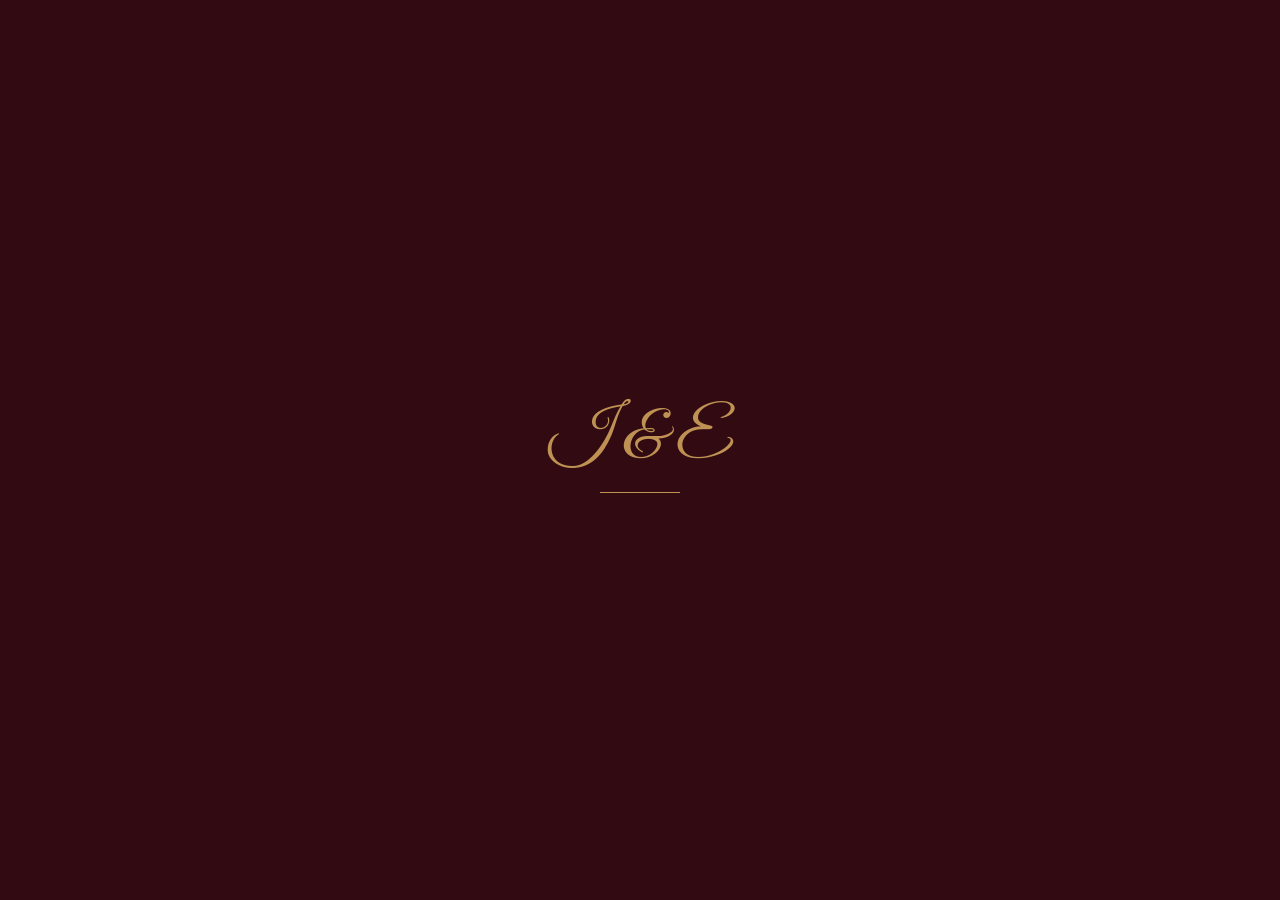
<file: index.html>
<!DOCTYPE html>
<html lang="id">
<head>
  <meta charset="UTF-8">
  <meta
    name="viewport"
    content="width=device-width, initial-scale=1.0"
  >
  <meta name="theme-color" content="#52151c">

  <meta
    name="description"
    content="Undangan pernikahan Icha dan Eming"
  >

  <title>Undangan Pernikahan - Icha & Eming</title>

  <link rel="stylesheet" href="./css/style.css">

  <link
    rel="preconnect"
    href="https://fonts.googleapis.com"
  >
  <link
    rel="preconnect"
    href="https://fonts.gstatic.com"
    crossorigin
  >

  <link
    rel="preload"
    href="./assets/bg-transparan.png"
    as="image"
  >
</head>

<body>

  <!-- PRELOADER -->
  <div id="preloader">
    <div class="preloader-content">
      <div class="preloader-initials">
        I &amp; E
      </div>
      <div class="preloader-line"></div>
    </div>
  </div>

  <!-- COVER UNDANGAN -->
  <main class="container">

    <section class="hero">

      <!-- BAGIAN KIRI: FOTO PASANGAN -->
      <div class="hero-photo-panel">

        <!-- Background floral -->
        <div
          class="flower-background"
          aria-hidden="true"
        ></div>

        <!-- Judul untuk tampilan HP -->
        <header class="mobile-heading anim-pop">
          <p class="the-wedding">
            THE WEDDING OF
          </p>

          <h1 class="title">
            Icha
            <span class="and-symbol">&amp;</span>
            Eming
          </h1>
        </header>

        <!-- Foto pasangan transparan -->
        <div class="cover-photo anim-pop">
          <img
            src="./assets/icha-eming-crop-transparan.webp"
            alt="Foto pasangan Icha dan Eming"
            fetchpriority="high"
            decoding="async"
            width="1024"
            height="1536"
          >
        </div>

        <!-- Rumah adat Bugis
        <img
          class="bugis-house"
          src="./assets/Ornate Bugis Stilt House Isolated.png"
          alt=""
          aria-hidden="true"
          decoding="async"
        > -->

      </div>

      <!-- BAGIAN KANAN: INFORMASI UNDANGAN -->
      <div class="hero-info-panel">

        <div class="info-decoration"
             aria-hidden="true">
          <span></span>
          <span class="ornament-center">✦</span>
          <span></span>
        </div>

        <!-- Judul untuk laptop -->
        <header class="desktop-heading anim-pop">

          <p class="the-wedding">
            THE WEDDING OF
          </p>

          <h1 class="title">
            Icha
            <span class="and-symbol">&amp;</span>
            Eming
          </h1>

        </header>

        <!-- Informasi acara -->
        <div class="wedding-date anim-pop">
          <p class="date-label">
            Save the Date
          </p>

          <p class="date-value">
            Sabtu, 14 November 2026
          </p>
        </div>

        <!-- Ornamen -->
        <div class="gold-divider"
             aria-hidden="true">
          <span>✦</span>
        </div>

        <!-- Informasi tamu -->
        <div class="invitation-box anim-pop">

          <p class="to">
            Kepada Yth.<br>
            Bapak/Ibu/Saudara/i
          </p>

          <div class="guest-name-box">
            <p class="name" id="guestName">
              Tamu Undangan
            </p>
          </div>

        </div>

        <!-- Tombol undangan -->
        <button
          id="openBtn"
          type="button"
          class="anim-pop"
          aria-label="Buka undangan pernikahan"
        >

          <svg
            width="19"
            height="19"
            viewBox="0 0 24 24"
            fill="none"
            stroke="currentColor"
            stroke-width="2"
            stroke-linecap="round"
            stroke-linejoin="round"
            aria-hidden="true"
          >
            <rect
              x="2"
              y="4"
              width="20"
              height="16"
              rx="2"
            ></rect>
            <path d="m22 6-10 7L2 6"></path>
          </svg>

          <span>Buka Undangan</span>

        </button>

        <!-- Dekorasi bawah -->
        <div class="bottom-ornament"
             aria-hidden="true">
          ✦ &nbsp; ♥ &nbsp; ✦
        </div>

      </div>

      <!-- Tombol musik -->
      <button
        id="soundToggle"
        type="button"
        aria-label="Atur musik"
      ></button>

    </section>

  </main>

  <!-- JAVASCRIPT ASLI -->
  <script src="./Index.js"></script>

  <!-- NAMA TAMU DARI URL -->
  <script>
    document.addEventListener(
      "DOMContentLoaded",
      function () {

        const params = new URLSearchParams(
          window.location.search
        );

        const namaTamu = params.get("to");

        const guestElement =
          document.getElementById("guestName");

        if (guestElement) {
          guestElement.textContent =
            namaTamu && namaTamu.trim()
              ? namaTamu.trim()
              : "Tamu Undangan";
        }
      }
    );
  </script>

</body>
</html>
</file>
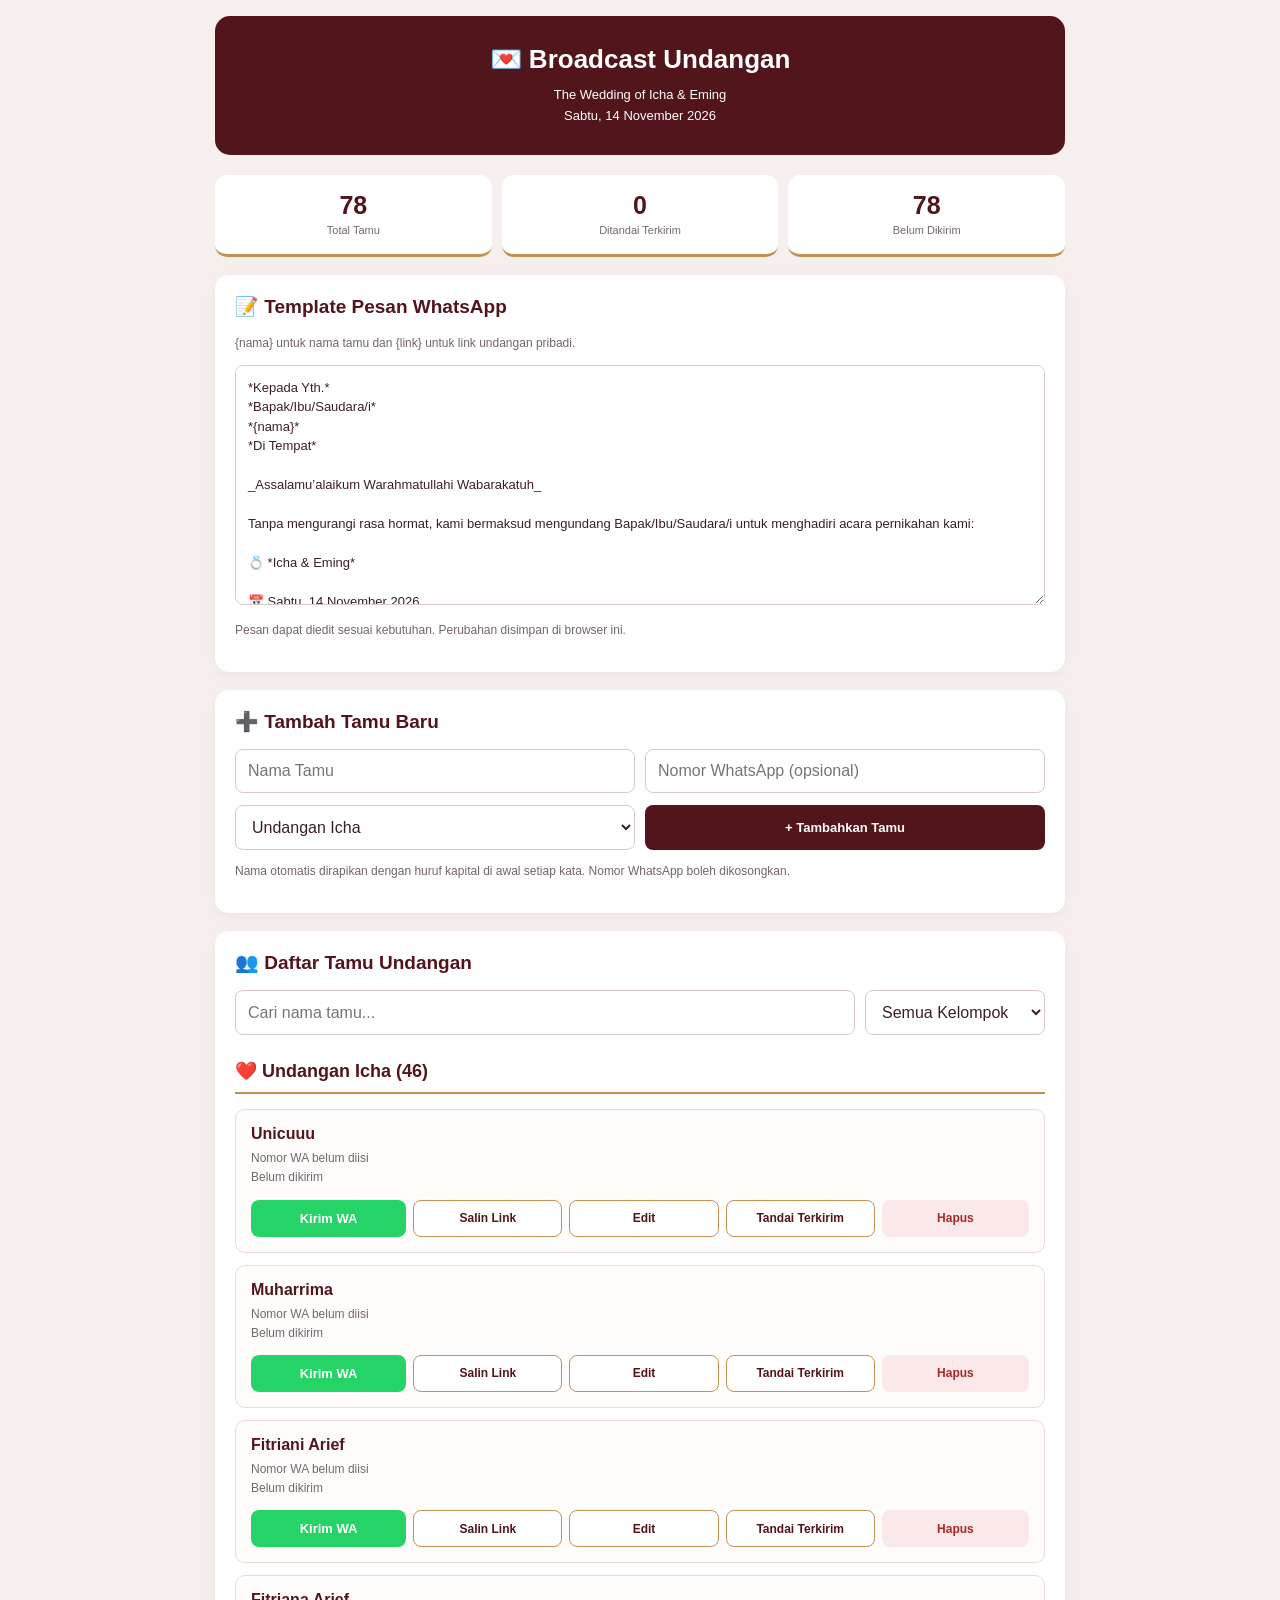
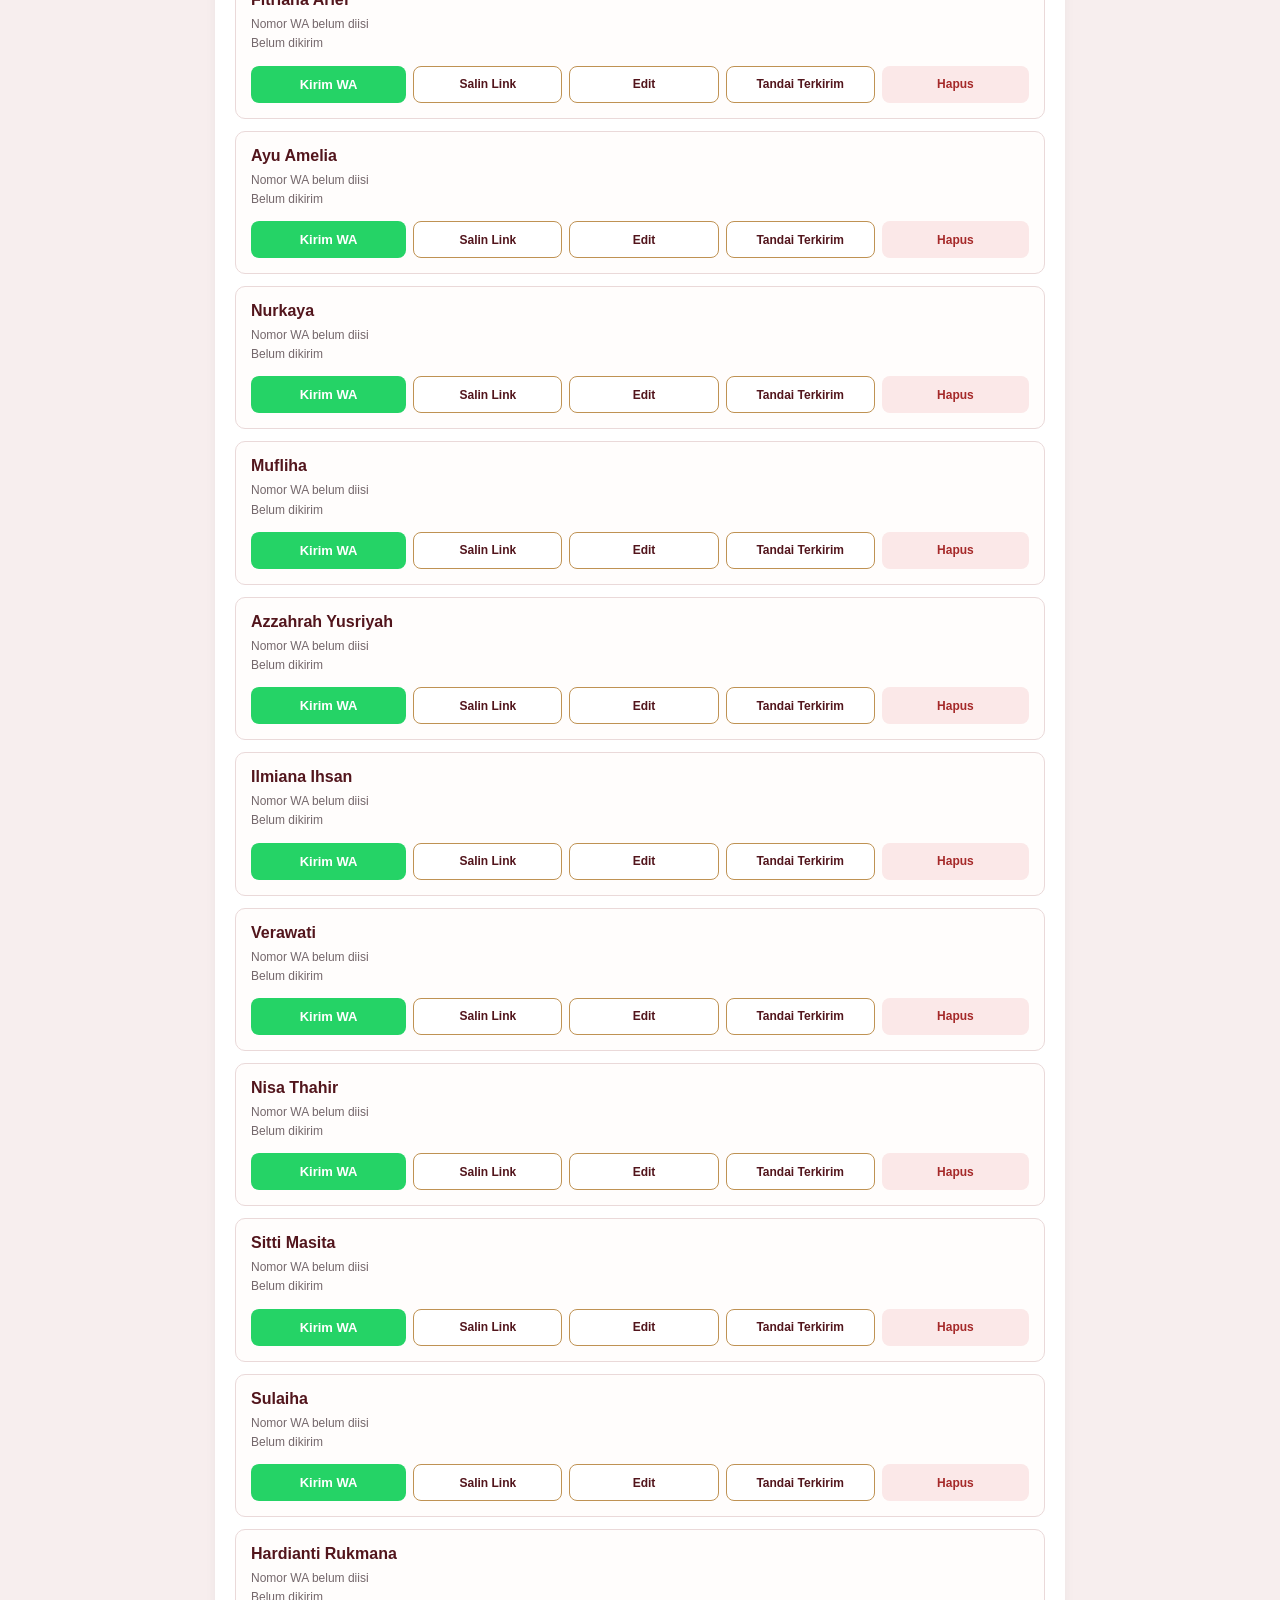
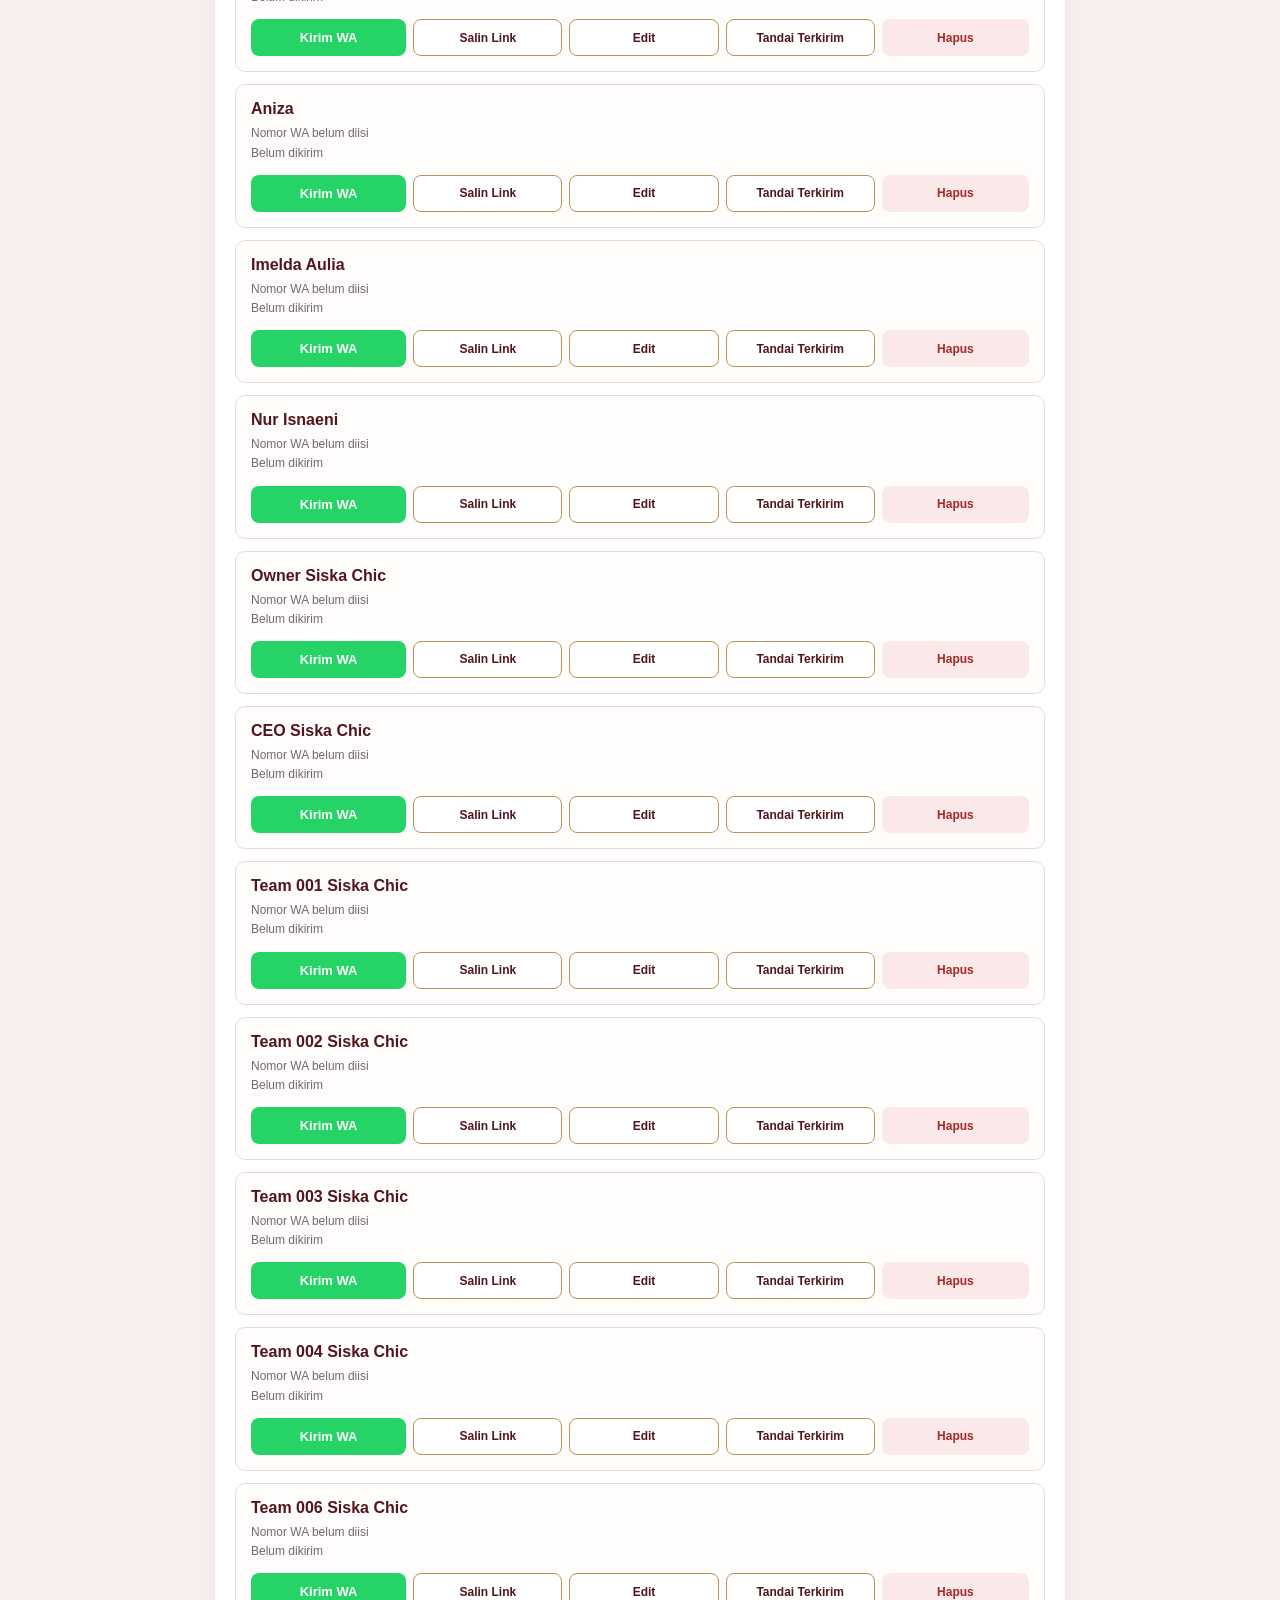
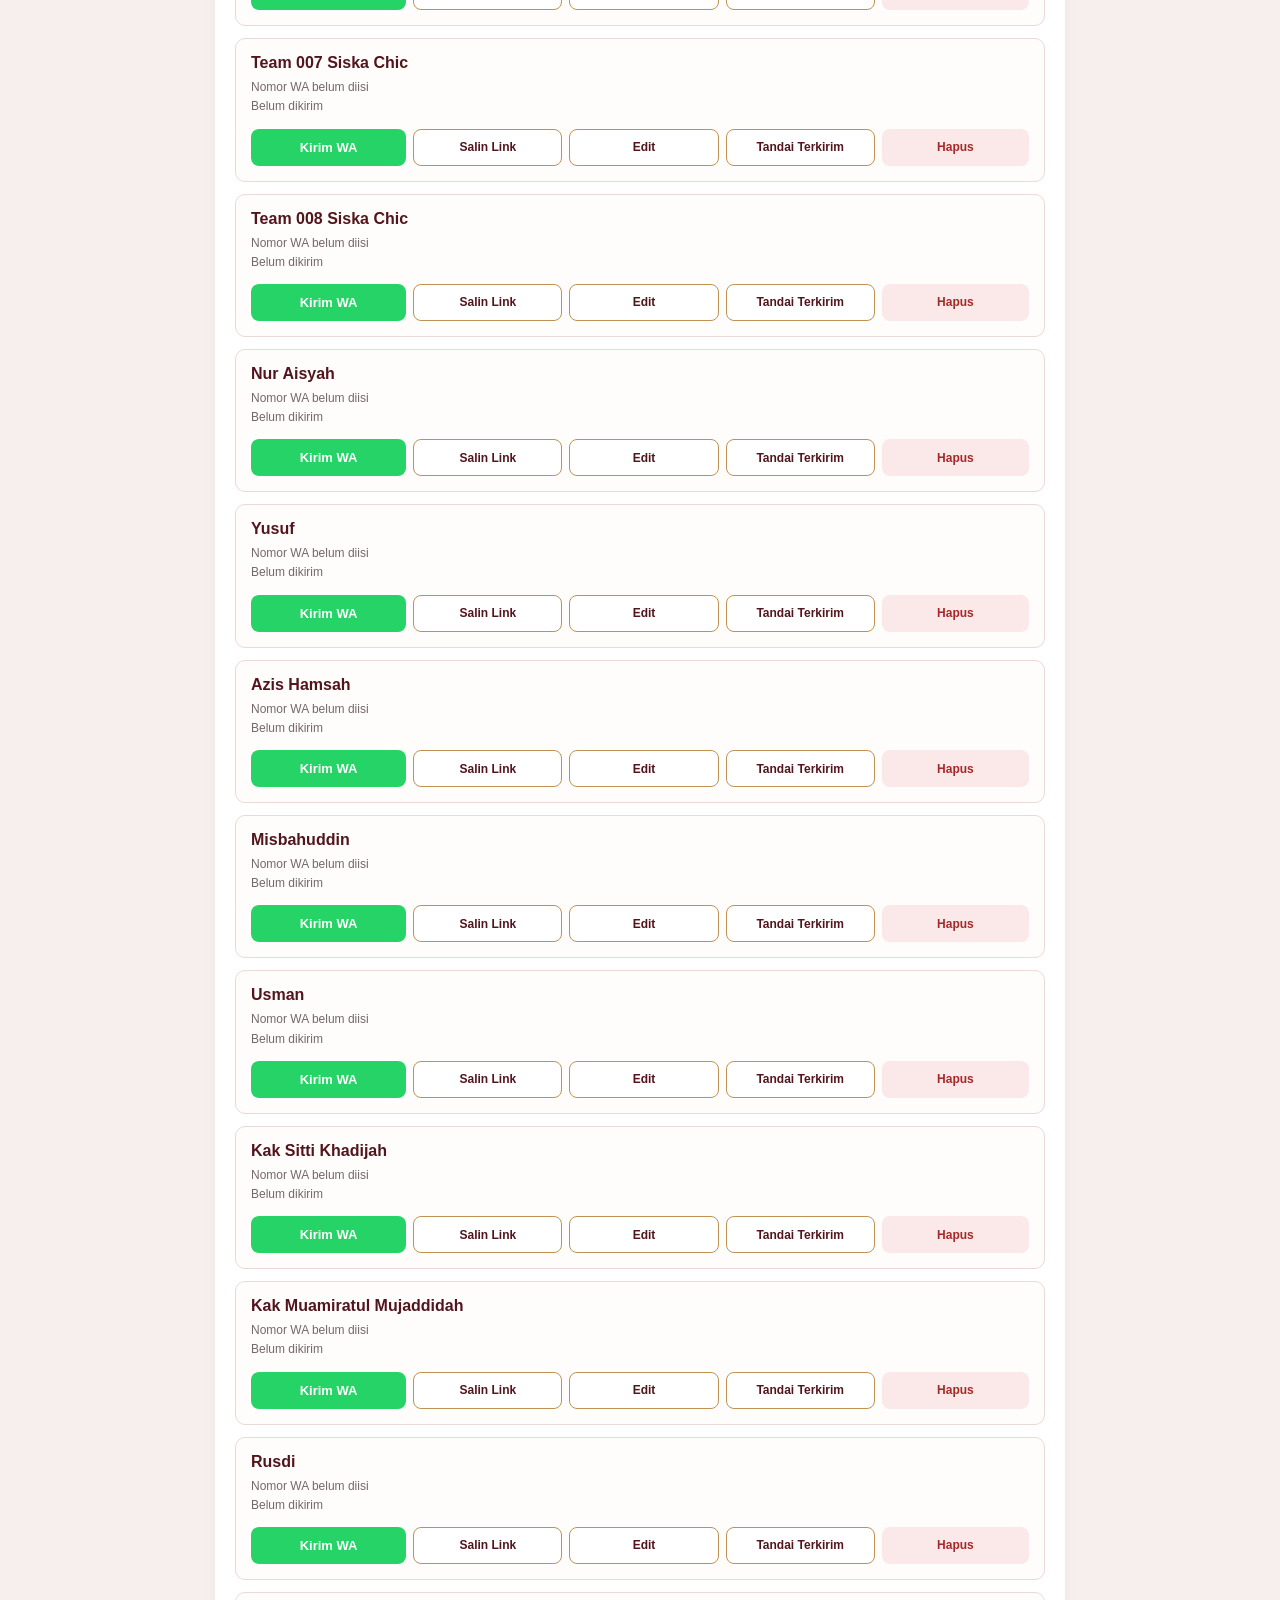
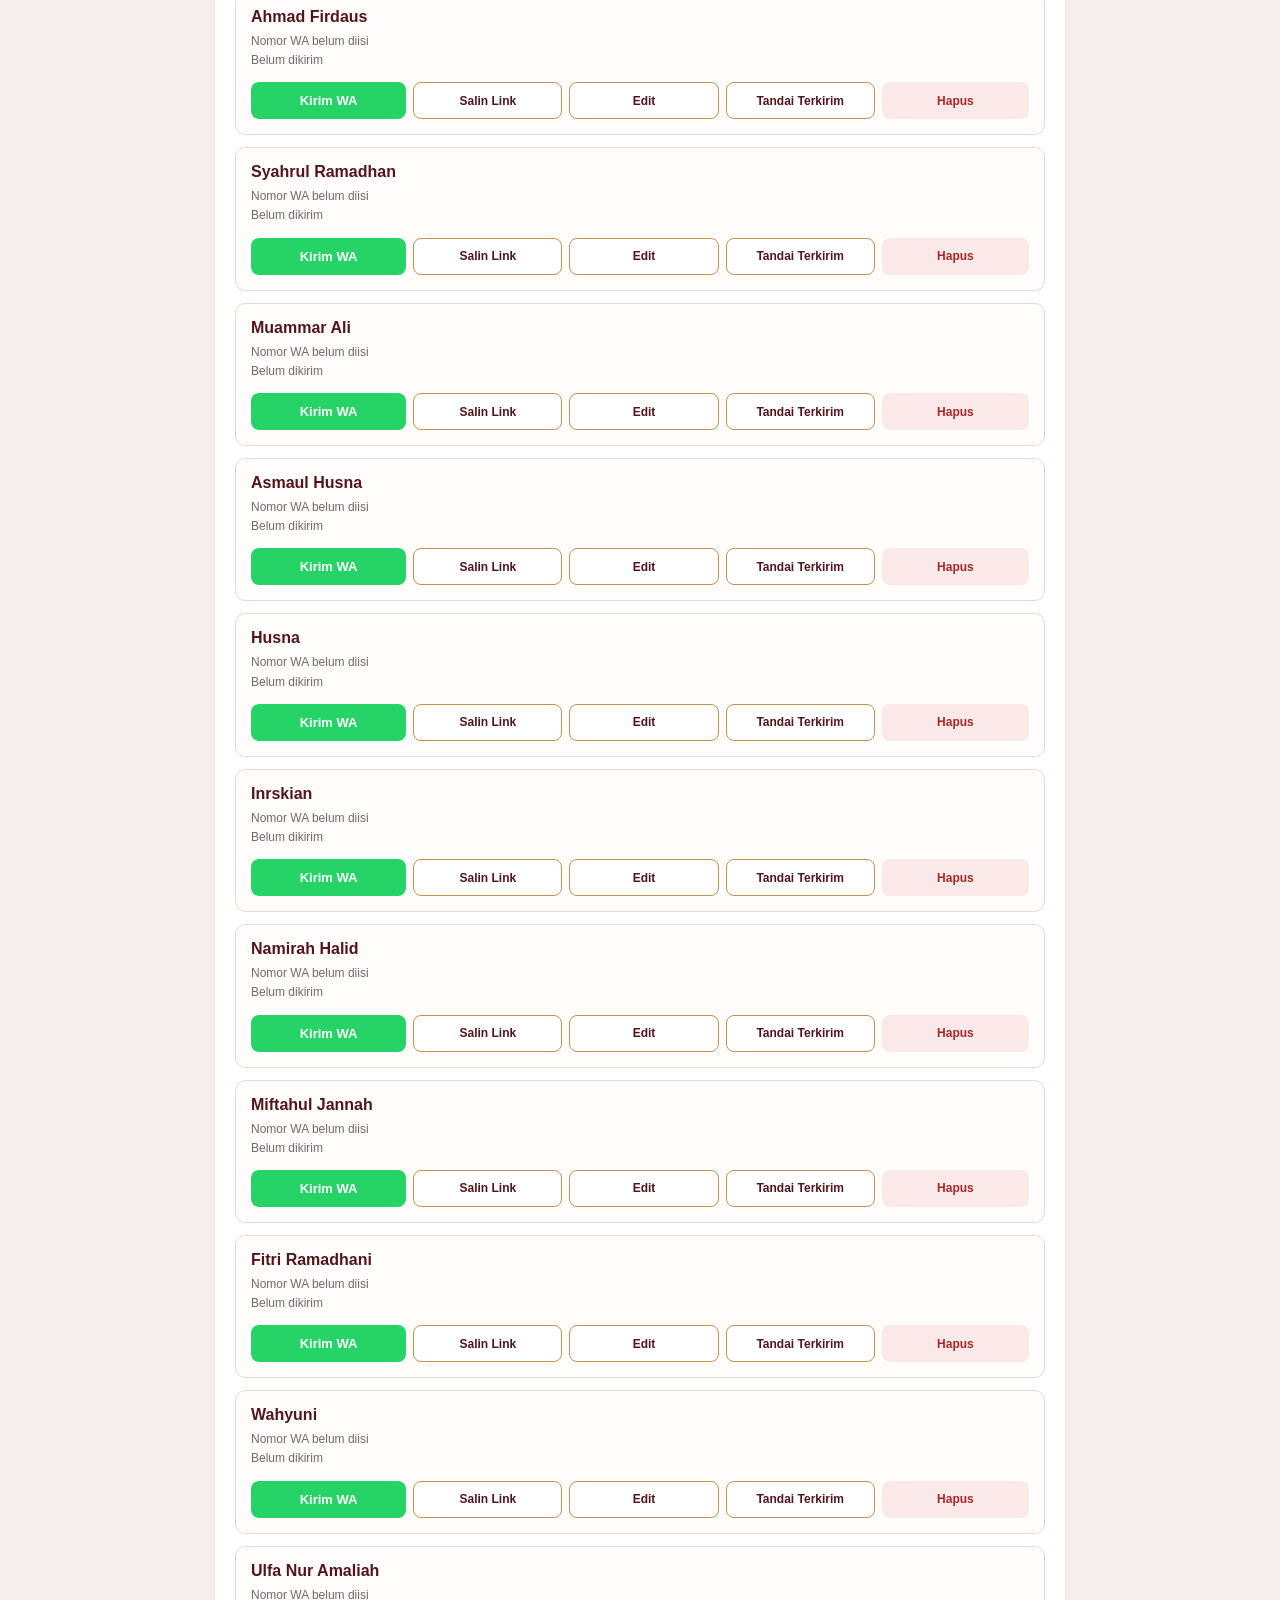
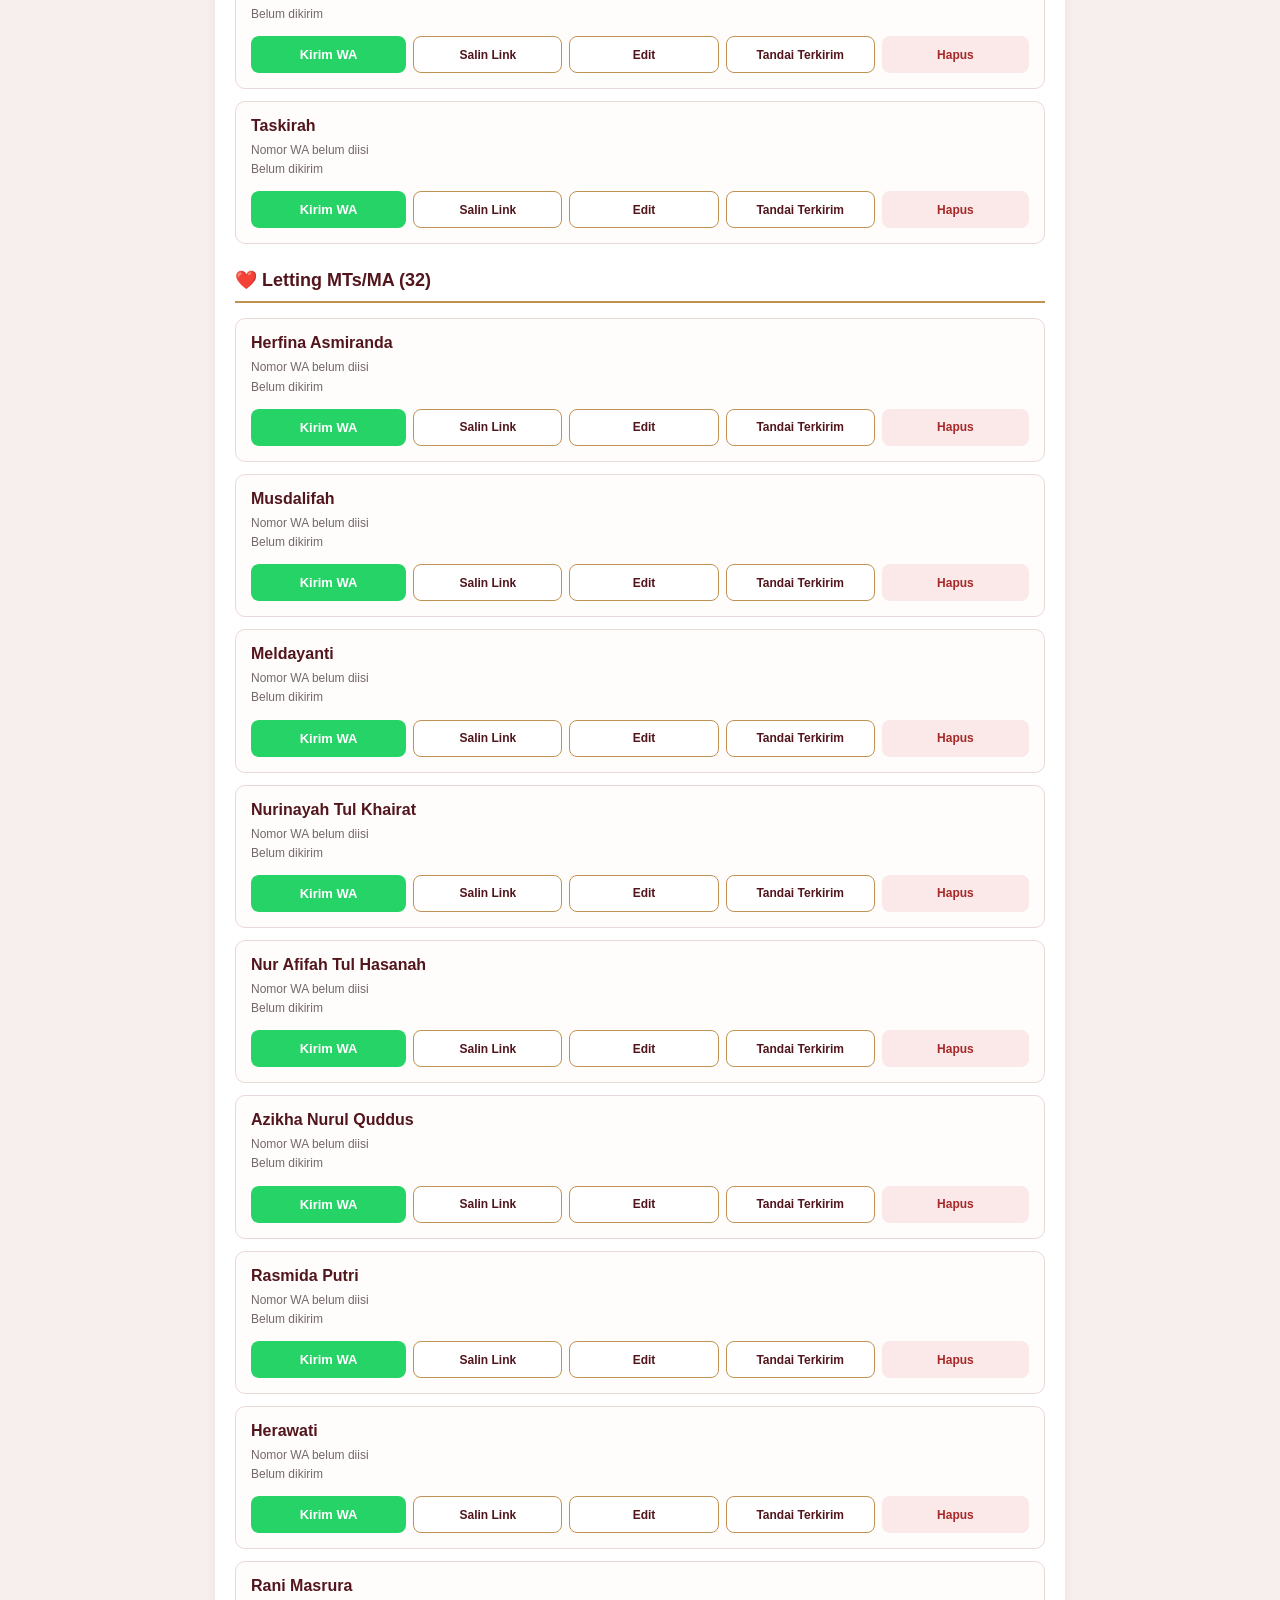
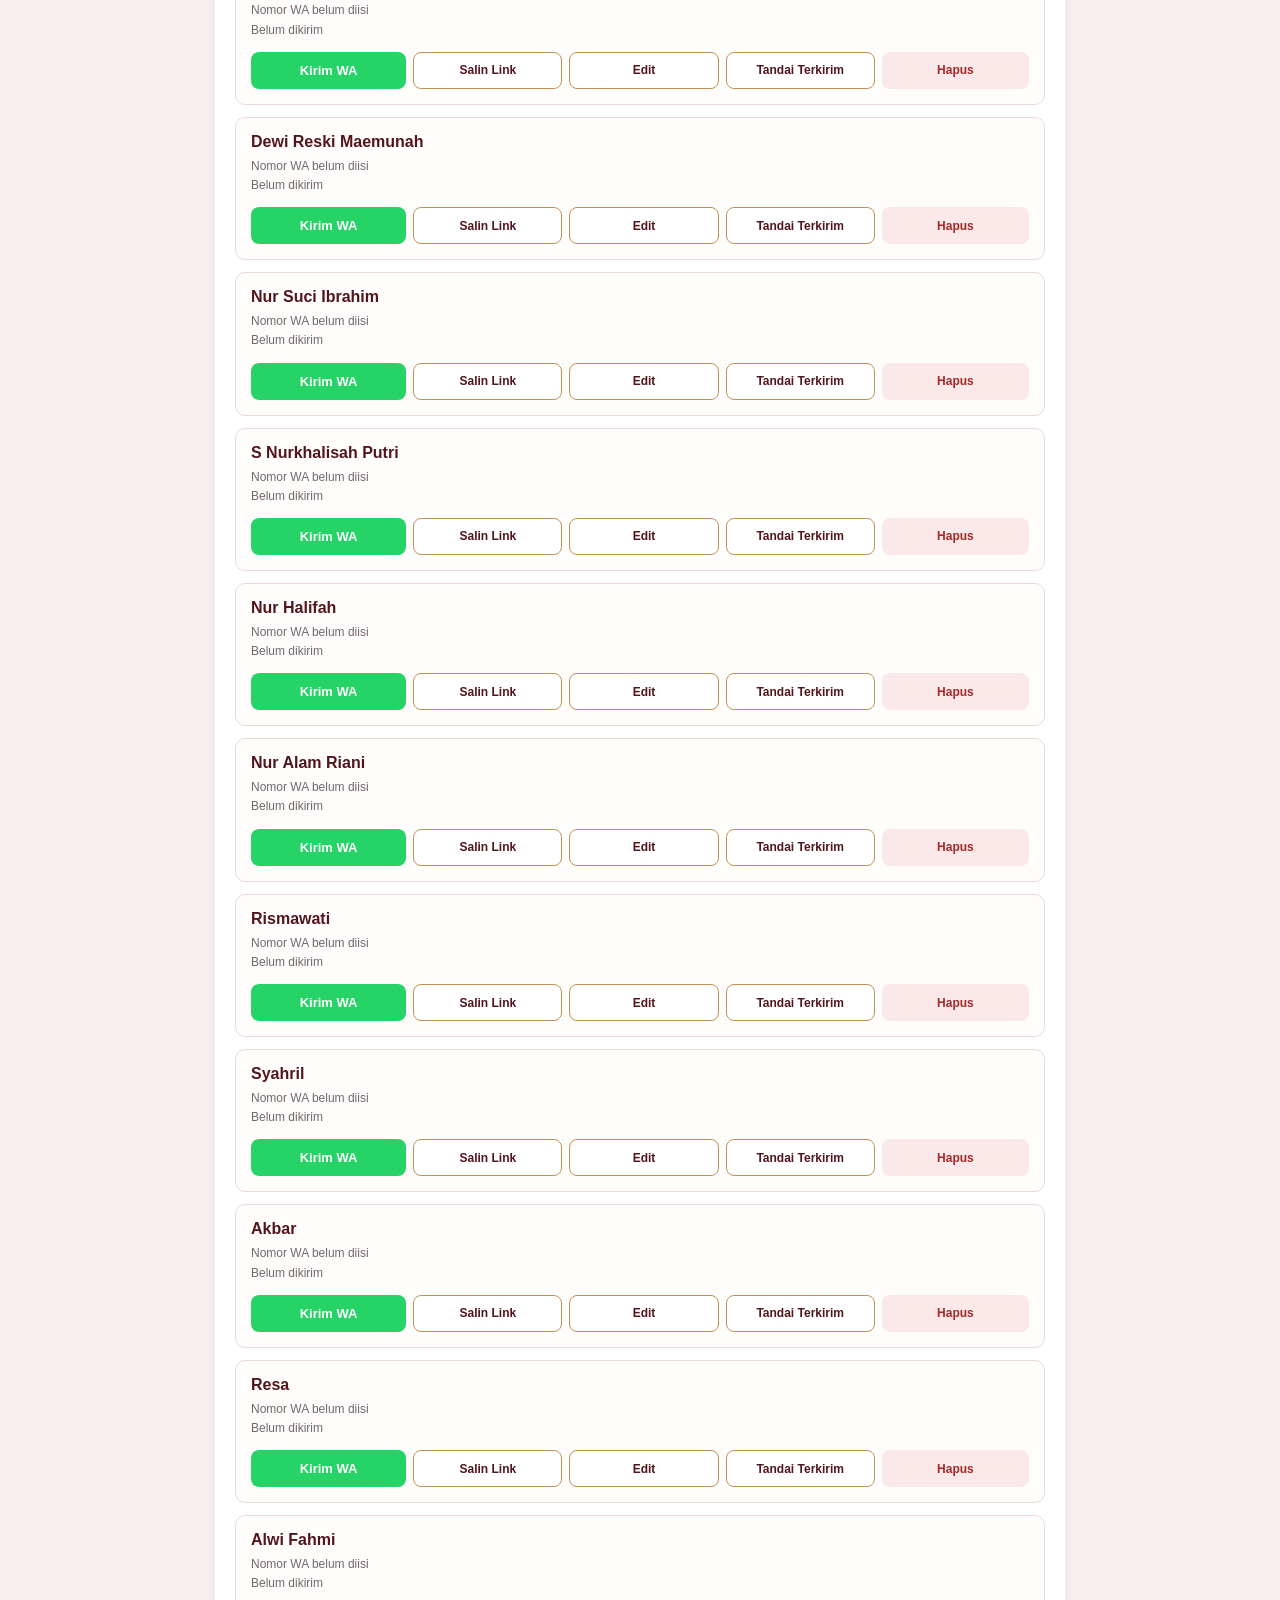
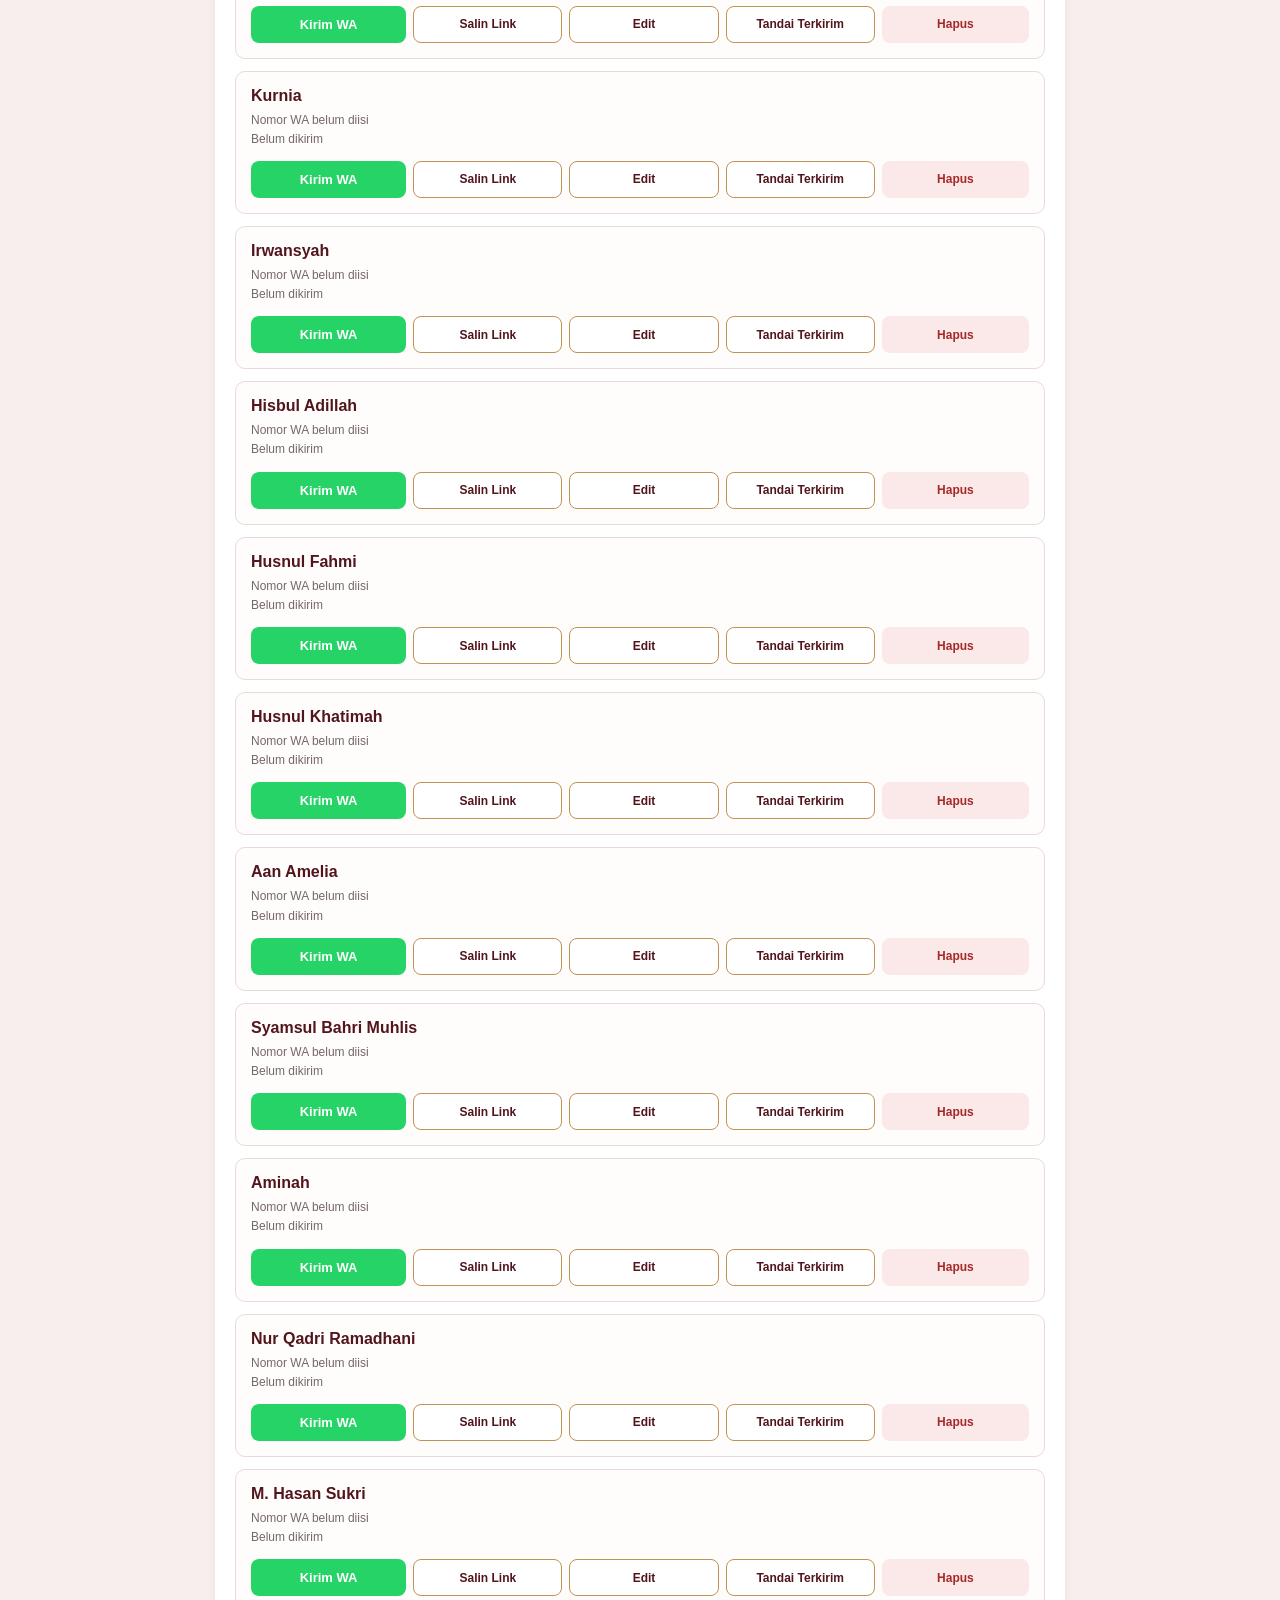
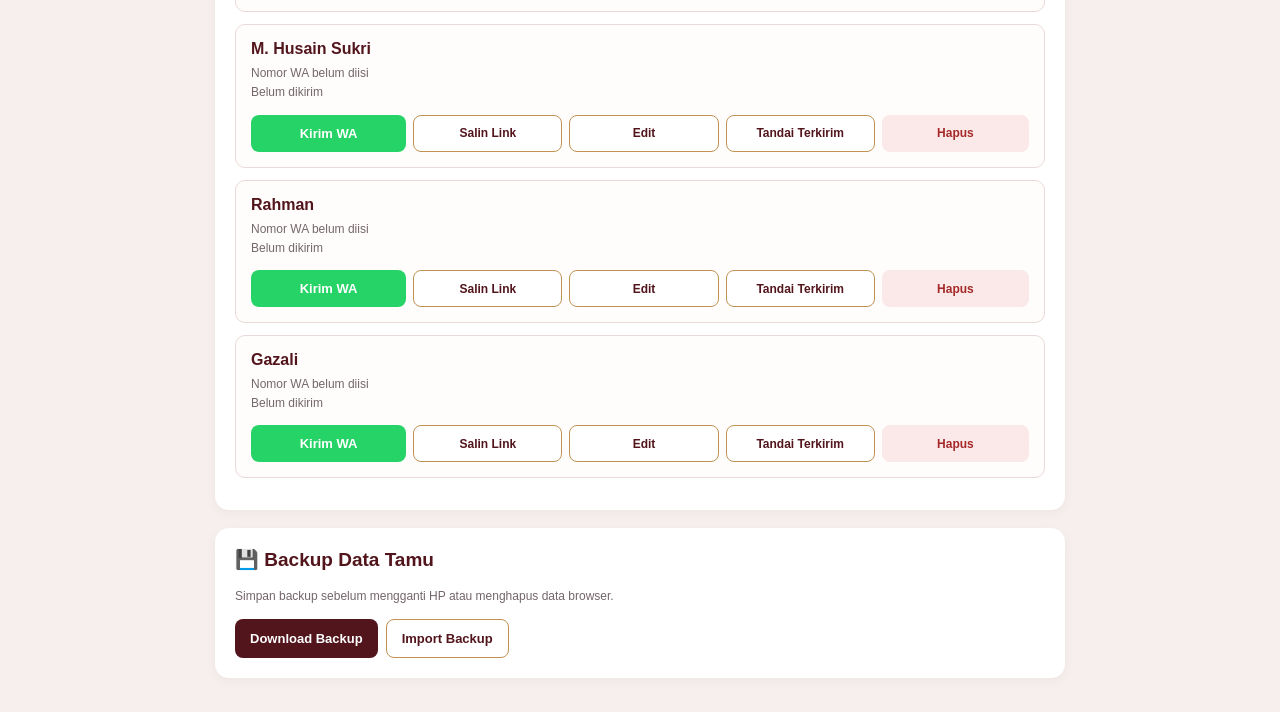
<file: broadcast.html>
<!DOCTYPE html>
<html lang="id">
<head>
  <meta charset="UTF-8">
  <meta name="viewport"
        content="width=device-width, initial-scale=1.0">

  <title>Broadcast Undangan Icha & Eming</title>

  <style>
    :root {
      --wine: #52151c;
      --gold: #bf9253;
      --green: #25d366;
      --cream: #fff8f4;
    }

    * {
      box-sizing: border-box;
    }

    body {
      margin: 0;
      padding: 16px;
      background: #f7eeee;
      color: #392026;
      font-family: Arial, sans-serif;
    }

    .container {
      max-width: 850px;
      margin: auto;
    }

    header {
      text-align: center;
      background: var(--wine);
      color: white;
      padding: 28px 16px;
      border-radius: 15px;
      margin-bottom: 20px;
    }

    header h1 {
      margin: 0 0 10px;
      font-size: 26px;
    }

    header p {
      margin: 0;
      font-size: 13px;
      line-height: 1.6;
    }

    .card {
      background: white;
      border-radius: 14px;
      padding: 20px;
      margin-bottom: 18px;
      box-shadow: 0 3px 12px #0000000b;
    }

    h2 {
      font-size: 19px;
      color: var(--wine);
      margin: 0 0 16px;
    }

    .hint {
      font-size: 12px;
      color: #73656b;
      line-height: 1.6;
    }

    input,
    textarea,
    select {
      width: 100%;
      padding: 12px;
      border: 1px solid #d9c8c8;
      border-radius: 8px;
      font: inherit;
      background: white;
      color: #392026;
    }

    textarea {
      min-height: 240px;
      resize: vertical;
      line-height: 1.5;
      font-size: 13px;
    }

    input:focus,
    textarea:focus,
    select:focus {
      outline: 2px solid var(--gold);
      border-color: var(--gold);
    }

    .form-grid {
      display: grid;
      grid-template-columns: 1fr 1fr;
      gap: 10px;
      margin-bottom: 12px;
    }

    button {
      border: 0;
      border-radius: 8px;
      padding: 11px 15px;
      font: inherit;
      font-size: 13px;
      font-weight: bold;
      cursor: pointer;
    }

    .btn-primary {
      background: var(--wine);
      color: white;
    }

    .btn-green {
      background: var(--green);
      color: white;
      text-decoration: none;
      display: inline-block;
      text-align: center;
      border-radius: 8px;
      padding: 11px 15px;
      font-size: 13px;
      font-weight: bold;
    }

    .btn-outline {
      background: #fff;
      border: 1px solid var(--gold);
      color: var(--wine);
    }

    .btn-danger {
      background: #fbe8e8;
      color: #a52929;
    }

    .btn-small {
      padding: 8px 11px;
      font-size: 12px;
    }

    .btn-row {
      display: flex;
      flex-wrap: wrap;
      gap: 8px;
      margin-top: 12px;
    }

    .summary {
      display: grid;
      grid-template-columns: repeat(3, 1fr);
      gap: 10px;
      margin-bottom: 18px;
    }

    .stat {
      background: white;
      padding: 16px 8px;
      border-radius: 12px;
      text-align: center;
      border-bottom: 3px solid var(--gold);
    }

    .stat strong {
      display: block;
      color: var(--wine);
      font-size: 25px;
    }

    .stat small {
      color: #74676b;
      font-size: 11px;
    }

    .guest-item {
      padding: 15px;
      border: 1px solid #ead9d9;
      border-radius: 10px;
      margin-bottom: 12px;
      background: #fffdfc;
    }

    .guest-item.sent {
      border-left: 4px solid #25d366;
    }

    .guest-item h3 {
      margin: 0 0 6px;
      font-size: 16px;
      color: var(--wine);
      overflow-wrap: anywhere;
    }

    .guest-item p {
      margin: 0;
      font-size: 12px;
      color: #74676b;
      line-height: 1.6;
    }

    .guest-actions {
      display: flex;
      flex-wrap: wrap;
      gap: 7px;
      margin-top: 12px;
    }

    .guest-actions > * {
      flex: 1;
      white-space: nowrap;
    }

    .status-sent {
      color: #15803d !important;
      font-weight: bold;
    }

    .search-section {
      display: grid;
      grid-template-columns: 1fr 180px;
      gap: 10px;
      margin-bottom: 15px;
    }

    .group-heading {
      color: var(--wine);
      border-bottom: 2px solid var(--gold);
      padding-bottom: 10px;
      margin: 25px 0 15px;
      font-size: 18px;
    }

    .empty {
      text-align: center;
      padding: 25px;
      color: #777;
    }

    @media (max-width: 600px) {
      body {
        padding: 10px;
      }

      header h1 {
        font-size: 23px;
      }

      .card {
        padding: 15px;
      }

      .form-grid,
      .search-section {
        grid-template-columns: 1fr;
      }

      .guest-actions {
        display: grid;
        grid-template-columns: 1fr 1fr;
      }

      .guest-actions > * {
        width: 100%;
      }

      .summary {
        gap: 6px;
      }

      .stat strong {
        font-size: 21px;
      }
    }
  </style>
</head>

<body>

<div class="container">

  <header>
    <h1>💌 Broadcast Undangan</h1>
    <p>
      The Wedding of Icha & Eming<br>
      Sabtu, 14 November 2026
    </p>
  </header>

  <!-- STATISTIK -->
  <div class="summary">
    <div class="stat">
      <strong id="totalTamu">0</strong>
      <small>Total Tamu</small>
    </div>

    <div class="stat">
      <strong id="totalSent">0</strong>
      <small>Ditandai Terkirim</small>
    </div>

    <div class="stat">
      <strong id="totalPending">0</strong>
      <small>Belum Dikirim</small>
    </div>
  </div>

  <!-- TEMPLATE PESAN -->
  <div class="card">
    <h2>📝 Template Pesan WhatsApp</h2>

    <p class="hint">
      {nama} untuk nama tamu dan
      {link} untuk link undangan pribadi.
    </p>

    <textarea id="templateMessage"></textarea>

    <p class="hint">
      Pesan dapat diedit sesuai kebutuhan.
      Perubahan disimpan di browser ini.
    </p>
  </div>

  <!-- TAMBAH TAMU -->
  <div class="card">
    <h2>➕ Tambah Tamu Baru</h2>

    <div class="form-grid">
      <input
        id="newGuestName"
        placeholder="Nama Tamu"
        type="text"
      >

      <input
        id="newGuestWa"
        placeholder="Nomor WhatsApp (opsional)"
        type="tel"
      >
    </div>

    <div class="form-grid">
      <select id="newGuestGroup">
        <option value="Icha">
          Undangan Icha
        </option>
        <option value="Letting MTs/MA">
          Letting MTs/MA
        </option>
      </select>

      <button
        class="btn-primary"
        onclick="addGuest()"
      >
        + Tambahkan Tamu
      </button>
    </div>

    <p class="hint">
      Nama otomatis dirapikan dengan huruf
      kapital di awal setiap kata.
      Nomor WhatsApp boleh dikosongkan.
    </p>
  </div>

  <!-- PENCARIAN -->
  <div class="card">
    <h2>👥 Daftar Tamu Undangan</h2>

    <div class="search-section">
      <input
        id="searchGuest"
        type="search"
        placeholder="Cari nama tamu..."
      >

      <select id="filterGroup">
        <option value="Semua">Semua Kelompok</option>
        <option value="Icha">Undangan Icha</option>
        <option value="Letting MTs/MA">
          Letting MTs/MA
        </option>
      </select>
    </div>

    <div id="guestList"></div>
  </div>

  <!-- BACKUP -->
  <div class="card">
    <h2>💾 Backup Data Tamu</h2>

    <p class="hint">
      Simpan backup sebelum mengganti HP
      atau menghapus data browser.
    </p>

    <div class="btn-row">
      <button
        class="btn-primary"
        onclick="exportData()"
      >
        Download Backup
      </button>

      <button
        class="btn-outline"
        onclick="document.getElementById('importFile').click()"
      >
        Import Backup
      </button>
    </div>

    <input
      type="file"
      id="importFile"
      accept=".json,application/json"
      hidden
    >
  </div>

</div>

<script>
"use strict";

/* =====================================
   1. DATA TAMU ASLI ICHA
   46 NAMA
===================================== */

const daftarIcha = [
  "Unicuuu",
  "Muharrima",
  "Fitriani Arief",
  "Fitriana Arief",
  "Ayu Amelia",
  "Nurkaya",
  "Mufliha",
  "Azzahrah Yusriyah",
  "Ilmiana Ihsan",
  "Verawati",
  "Nisa Thahir",
  "Sitti Masita",
  "Sulaiha",
  "Hardianti Rukmana",
  "Aniza",
  "Imelda Aulia",
  "Nur Isnaeni",
  "Owner Siska Chic",
  "CEO Siska Chic",
  "Team 001 Siska Chic",
  "Team 002 Siska Chic",
  "Team 003 Siska Chic",
  "Team 004 Siska Chic",
  "Team 006 Siska Chic",
  "Team 007 Siska Chic",
  "Team 008 Siska Chic",
  "Nur Aisyah",
  "Yusuf",
  "Azis Hamsah",
  "Misbahuddin",
  "Usman",
  "Kak Sitti Khadijah",
  "Kak Muamiratul Mujaddidah",
  "Rusdi",
  "Ahmad Firdaus",
  "Syahrul Ramadhan",
  "Muammar Ali",
  "Asmaul Husna",
  "Husna",
  "Inrskian",
  "Namirah Halid",
  "Miftahul Jannah",
  "Fitri Ramadhani",
  "Wahyuni",
  "Ulfa Nur Amaliah",
  "Taskirah"
];

/* =====================================
   2. LETTING MTs/MA
   32 NAMA
===================================== */

const daftarLetting = [
  "Herfina Asmiranda",
  "Musdalifah",
  "Meldayanti",
  "Nurinayah Tul Khairat",
  "Nur Afifah Tul Hasanah",
  "Azikha Nurul Quddus",
  "Rasmida Putri",
  "Herawati",
  "Rani Masrura",
  "Dewi Reski Maemunah",
  "Nur Suci Ibrahim",
  "S Nurkhalisah Putri",
  "Nur Halifah",
  "Nur Alam Riani",
  "Rismawati",
  "Syahril",
  "Akbar",
  "Resa",
  "Alwi Fahmi",
  "Kurnia",
  "Irwansyah",
  "Hisbul Adillah",
  "Husnul Fahmi",
  "Husnul Khatimah",
  "Aan Amelia",
  "Syamsul Bahri Muhlis",
  "Aminah",
  "Nur Qadri Ramadhani",
  "M. Hasan Sukri",
  "M. Husain Sukri",
  "Rahman",
  "Gazali"
];

/* =====================================
   3. KONFIGURASI
===================================== */

const baseUrl =
  "https://syawal07.github.io/wedding-ichaemin/";

const storageKey =
  "broadcast_icha_eming_v1";

const defaultTemplate = `*Kepada Yth.*
*Bapak/Ibu/Saudara/i*
*{nama}*
*Di Tempat*

_Assalamu’alaikum Warahmatullahi Wabarakatuh_

Tanpa mengurangi rasa hormat, kami bermaksud mengundang Bapak/Ibu/Saudara/i untuk menghadiri acara pernikahan kami:

💍 *Icha & Eming*

📅 Sabtu, 14 November 2026
📍 Kediaman Mempelai Wanita, Jl. KH. Ahmad Dahlan, Pangkep.

💌 *Link Undangan:*
{link}

Merupakan suatu kebahagiaan bagi kami apabila Bapak/Ibu/Saudara/i berkenan hadir dan memberikan doa restu.

Terima kasih. 🤍

_Wassalamu’alaikum Warahmatullahi Wabarakatuh_`;

/* =====================================
   4. BUAT DATA AWAL
===================================== */

const tamuDefault = [
  ...daftarIcha.map((nama, index) => ({
    id: "icha-" + index,
    nama,
    wa: "",
    group: "Icha",
    sent: false
  })),

  ...daftarLetting.map((nama, index) => ({
    id: "letting-" + index,
    nama,
    wa: "",
    group: "Letting MTs/MA",
    sent: false
  }))
];

/* =====================================
   5. LOCAL STORAGE
===================================== */

function loadData() {
  try {
    const saved = localStorage.getItem(storageKey);

    if (saved) {
      const parsed = JSON.parse(saved);

      if (
        parsed &&
        Array.isArray(parsed.guests)
      ) {
        return parsed;
      }
    }
  } catch (error) {
    console.warn("Gagal membaca data:", error);
  }

  return {
    guests: structuredCloneFallback(tamuDefault),
    template: defaultTemplate
  };
}

function structuredCloneFallback(data) {
  return JSON.parse(JSON.stringify(data));
}

let state = loadData();

function saveData() {
  try {
    localStorage.setItem(
      storageKey,
      JSON.stringify(state)
    );
    return true;
  } catch (error) {
    alert(
      "Data gagal disimpan. Periksa penyimpanan browser."
    );
    return false;
  }
}

/* =====================================
   6. KAPITALISASI NAMA
===================================== */

function formatName(text) {
  return text
    .trim()
    .replace(/\s+/g, " ")
    .split(" ")
    .map(word => {
      if (/^\d+$/.test(word)) return word;

      const upper = word.toUpperCase();

      if (["CEO", "MTs", "MA"].includes(word)) {
        return word;
      }

      if (upper === "CEO") return "CEO";

      return word
        .toLowerCase()
        .replace(
          /(^|[.'-])(\p{L})/gu,
          (match, prefix, letter) =>
            prefix + letter.toUpperCase()
        );
    })
    .join(" ");
}

/* =====================================
   7. GENERATE LINK DAN PESAN
===================================== */

function getInvitationLink(guest) {
  return baseUrl +
    "?to=" +
    encodeURIComponent(guest.nama);
}

function getMessage(guest) {
  const template =
    document.getElementById(
      "templateMessage"
    ).value;

  return template
    .replace(/\{nama\}/g, guest.nama)
    .replace(
      /\{link\}/g,
      getInvitationLink(guest)
    );
}

function getWhatsAppLink(guest) {
  const message =
    encodeURIComponent(getMessage(guest));

  const number = guest.wa
    .replace(/\D/g, "")
    .replace(/^0/, "62");

  if (number) {
    return `https://wa.me/${number}?text=${message}`;
  }

  return `https://wa.me/?text=${message}`;
}

/* =====================================
   8. RENDER TAMU
===================================== */

function renderGuests() {
  const container =
    document.getElementById("guestList");

  container.replaceChildren();

  const search =
    document.getElementById(
      "searchGuest"
    ).value.toLowerCase();

  const filter =
    document.getElementById(
      "filterGroup"
    ).value;

  const guests = state.guests.filter(guest => {
    const matchName =
      guest.nama.toLowerCase().includes(search);

    const matchGroup =
      filter === "Semua" ||
      guest.group === filter;

    return matchName && matchGroup;
  });

  updateStats();

  if (!guests.length) {
    const empty = document.createElement("p");
    empty.className = "empty";
    empty.textContent = "Tamu tidak ditemukan.";
    container.appendChild(empty);
    return;
  }

  ["Icha", "Letting MTs/MA"].forEach(group => {
    const grouped = guests.filter(
      guest => guest.group === group
    );

    if (!grouped.length) return;

    const heading = document.createElement("h3");
    heading.className = "group-heading";

    heading.textContent =
      (group === "Icha"
        ? "❤️ Undangan Icha"
        : "❤️ Letting MTs/MA") +
      " (" + grouped.length + ")";

    container.appendChild(heading);

    grouped.forEach(guest => {
      const item = document.createElement("div");

      item.className =
        "guest-item" +
        (guest.sent ? " sent" : "");

      const title = document.createElement("h3");
      title.textContent = guest.nama;

      const info = document.createElement("p");
      info.textContent =
        guest.wa
          ? "WA: " + guest.wa
          : "Nomor WA belum diisi";

      const status = document.createElement("p");

      status.textContent =
        guest.sent
          ? "✓ Ditandai sudah terkirim"
          : "Belum dikirim";

      if (guest.sent) {
        status.className = "status-sent";
      }

      const actions = document.createElement("div");
      actions.className = "guest-actions";

      const send = document.createElement("a");
      send.href = getWhatsAppLink(guest);
      send.target = "_blank";
      send.rel = "noopener noreferrer";
      send.className = "btn-green";
      send.textContent = "Kirim WA";

      const copy = document.createElement("button");
      copy.className = "btn-outline btn-small";
      copy.textContent = "Salin Link";
      copy.onclick = () =>
        copyText(getInvitationLink(guest));

      const edit = document.createElement("button");
      edit.className = "btn-outline btn-small";
      edit.textContent = "Edit";
      edit.onclick = () => editGuest(guest.id);

      const mark = document.createElement("button");
      mark.className = "btn-outline btn-small";
      mark.textContent =
        guest.sent ? "Batal Tandai" : "Tandai Terkirim";

      mark.onclick = () => toggleSent(guest.id);

      const remove = document.createElement("button");
      remove.className = "btn-danger btn-small";
      remove.textContent = "Hapus";
      remove.onclick = () => deleteGuest(guest.id);

      actions.append(
        send,
        copy,
        edit,
        mark,
        remove
      );

      item.append(title, info, status, actions);
      container.appendChild(item);
    });
  });
}

function updateStats() {
  const total = state.guests.length;

  const sent = state.guests.filter(
    guest => guest.sent
  ).length;

  document.getElementById(
    "totalTamu"
  ).textContent = total;

  document.getElementById(
    "totalSent"
  ).textContent = sent;

  document.getElementById(
    "totalPending"
  ).textContent = total - sent;
}

/* =====================================
   9. TAMBAH TAMU
===================================== */

function addGuest() {
  const nameInput =
    document.getElementById("newGuestName");

  const waInput =
    document.getElementById("newGuestWa");

  const groupInput =
    document.getElementById("newGuestGroup");

  const nama = formatName(nameInput.value);
  const wa = waInput.value.trim();
  const group = groupInput.value;

  if (!nama) {
    alert("Nama tamu tidak boleh kosong.");
    return;
  }

  const guest = {
    id: "custom-" +
      Date.now() + "-" +
      Math.random().toString(36).slice(2),

    nama,
    wa,
    group,
    sent: false
  };

  state.guests.push(guest);

  if (!saveData()) {
    state.guests.pop();
    return;
  }

  nameInput.value = "";
  waInput.value = "";

  renderGuests();

  alert("Tamu berhasil ditambahkan.");
}

/* =====================================
   10. EDIT TAMU
===================================== */

function editGuest(id) {
  const guest = state.guests.find(
    item => item.id === id
  );

  if (!guest) return;

  const newName = prompt(
    "Edit nama tamu:",
    guest.nama
  );

  if (newName === null) return;

  const nama = formatName(newName);

  if (!nama) {
    alert("Nama tidak boleh kosong.");
    return;
  }

  const newWa = prompt(
    "Edit nomor WhatsApp (boleh kosong):",
    guest.wa
  );

  if (newWa === null) return;

  const oldName = guest.nama;
  const oldWa = guest.wa;

  guest.nama = nama;
  guest.wa = newWa.trim();

  if (!saveData()) {
    guest.nama = oldName;
    guest.wa = oldWa;
    return;
  }

  renderGuests();
}

/* =====================================
   11. HAPUS TAMU
===================================== */

function deleteGuest(id) {
  const guest = state.guests.find(
    item => item.id === id
  );

  if (!guest) return;

  if (
    !confirm(
      "Hapus tamu " + guest.nama + "?"
    )
  ) return;

  const oldGuests = [...state.guests];

  state.guests = state.guests.filter(
    item => item.id !== id
  );

  if (!saveData()) {
    state.guests = oldGuests;
    return;
  }

  renderGuests();
}

/* =====================================
   12. STATUS TERKIRIM
===================================== */

function toggleSent(id) {
  const guest = state.guests.find(
    item => item.id === id
  );

  if (!guest) return;

  guest.sent = !guest.sent;

  if (!saveData()) {
    guest.sent = !guest.sent;
    return;
  }

  renderGuests();
}

/* =====================================
   13. SALIN LINK
===================================== */

async function copyText(text) {
  try {
    if (
      navigator.clipboard &&
      window.isSecureContext
    ) {
      await navigator.clipboard.writeText(text);
    } else {
      const textarea =
        document.createElement("textarea");

      textarea.value = text;
      textarea.style.position = "fixed";
      textarea.style.opacity = "0";

      document.body.appendChild(textarea);
      textarea.select();

      const copied =
        document.execCommand("copy");

      textarea.remove();

      if (!copied) {
        throw new Error("Copy gagal");
      }
    }

    alert("Link undangan berhasil disalin.");
  } catch {
    prompt(
      "Salin link undangan berikut:",
      text
    );
  }
}

/* =====================================
   14. EXPORT BACKUP
===================================== */

function exportData() {
  const data = JSON.stringify(
    state,
    null,
    2
  );

  const blob = new Blob(
    [data],
    { type: "application/json" }
  );

  const url = URL.createObjectURL(blob);

  const a = document.createElement("a");
  a.href = url;
  a.download = "backup-tamu-icha-eming.json";

  document.body.appendChild(a);
  a.click();
  a.remove();

  URL.revokeObjectURL(url);
}

/* =====================================
   15. IMPORT BACKUP
===================================== */

document.getElementById(
  "importFile"
).addEventListener("change", async function () {
  const file = this.files[0];

  if (!file) return;

  try {
    const content = await file.text();
    const parsed = JSON.parse(content);

    if (
      !parsed ||
      !Array.isArray(parsed.guests) ||
      !parsed.guests.every(g =>
        g &&
        typeof g.id === "string" &&
        typeof g.nama === "string" &&
        typeof g.wa === "string" &&
        ["Icha", "Letting MTs/MA"].includes(g.group) &&
        typeof g.sent === "boolean"
      )
    ) {
      throw new Error("Format backup tidak sesuai");
    }

    if (
      !confirm(
        "Import akan mengganti daftar tamu saat ini. Lanjutkan?"
      )
    ) return;

    const oldState = state;

    state = {
      guests: parsed.guests,
      template:
        typeof parsed.template === "string"
          ? parsed.template
          : defaultTemplate
    };

    if (!saveData()) {
      state = oldState;
      return;
    }

    document.getElementById(
      "templateMessage"
    ).value = state.template;

    renderGuests();

    alert("Backup berhasil dipulihkan.");
  } catch {
    alert(
      "Gagal mengimpor backup. Periksa file JSON."
    );
  } finally {
    this.value = "";
  }
});

/* =====================================
   16. EVENT LISTENER
===================================== */

document.getElementById(
  "templateMessage"
).value = state.template || defaultTemplate;

document.getElementById(
  "templateMessage"
).addEventListener("input", function () {
  state.template = this.value;
  saveData();
  renderGuests();
});

document.getElementById(
  "searchGuest"
).addEventListener("input", renderGuests);

document.getElementById(
  "filterGroup"
).addEventListener("change", renderGuests);

/* =====================================
   17. TAMPILKAN DATA
===================================== */

renderGuests();

</script>

</body>
</html>
</file>
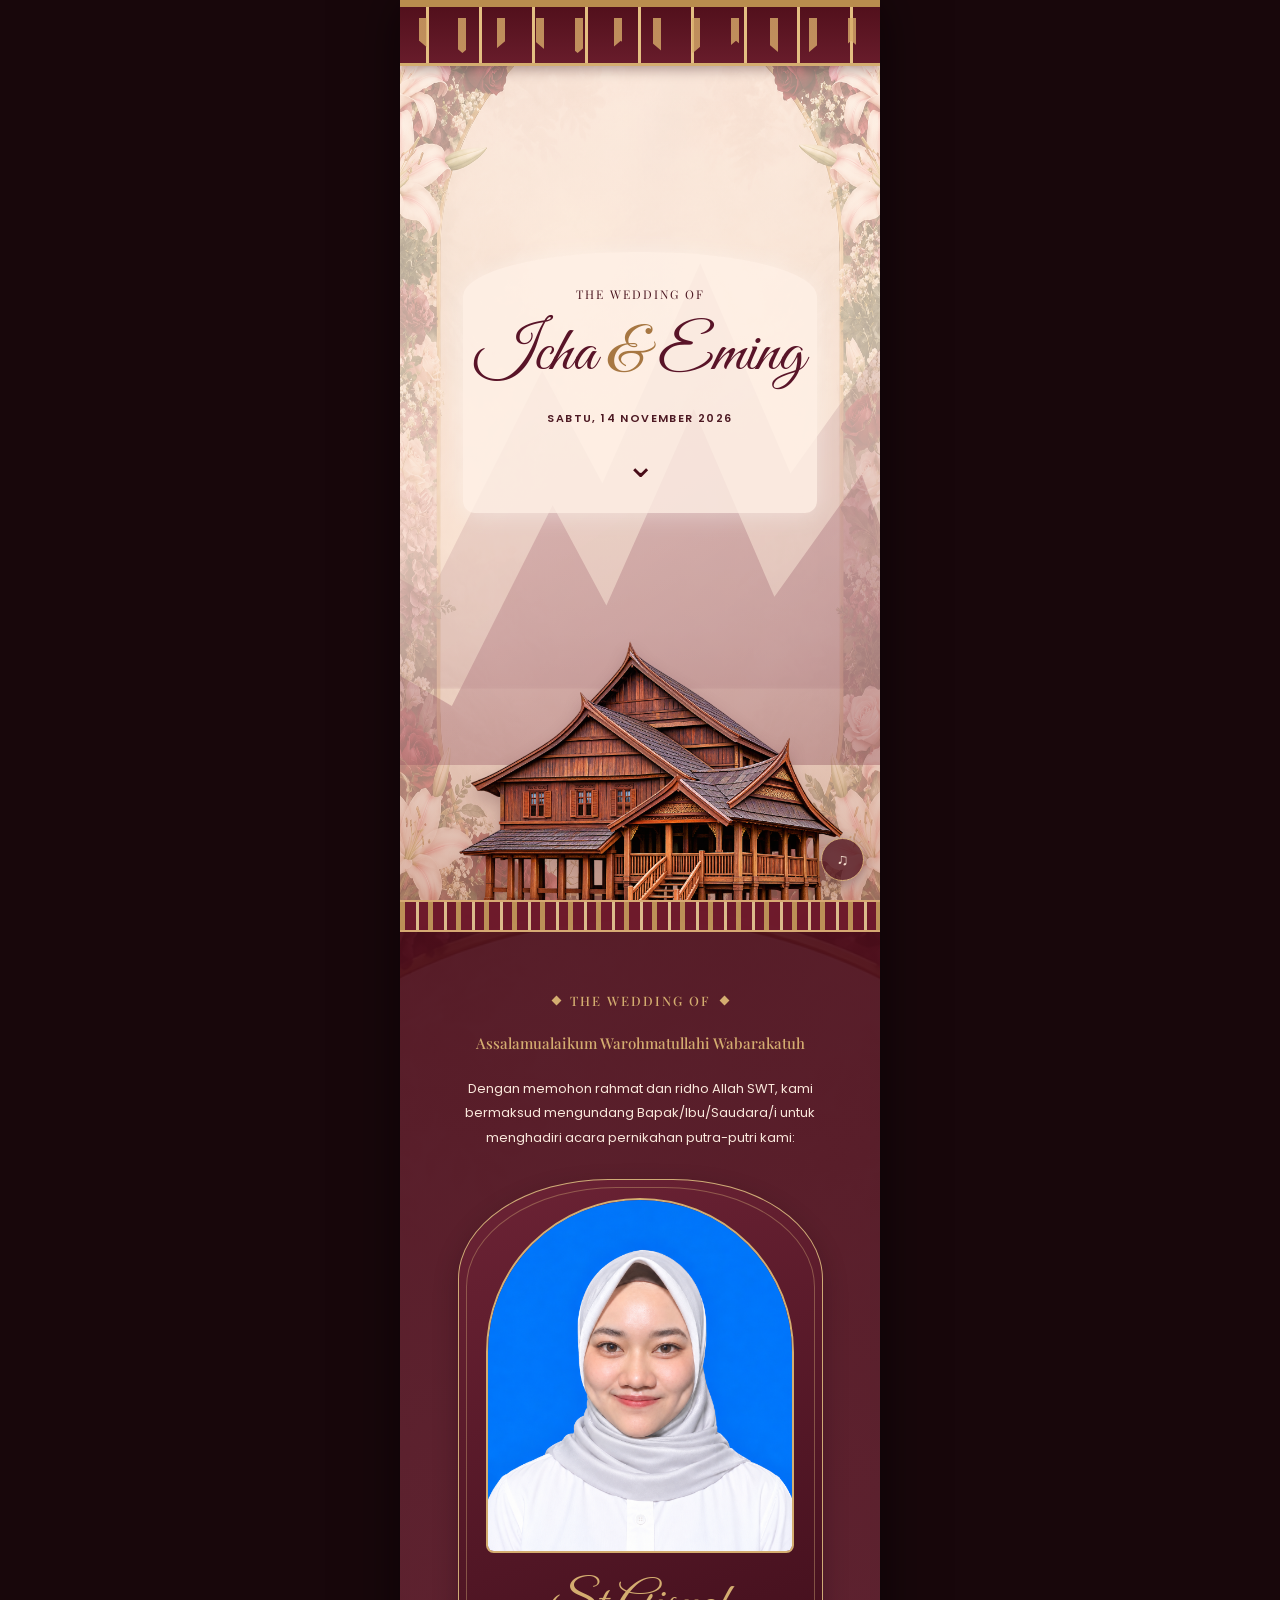
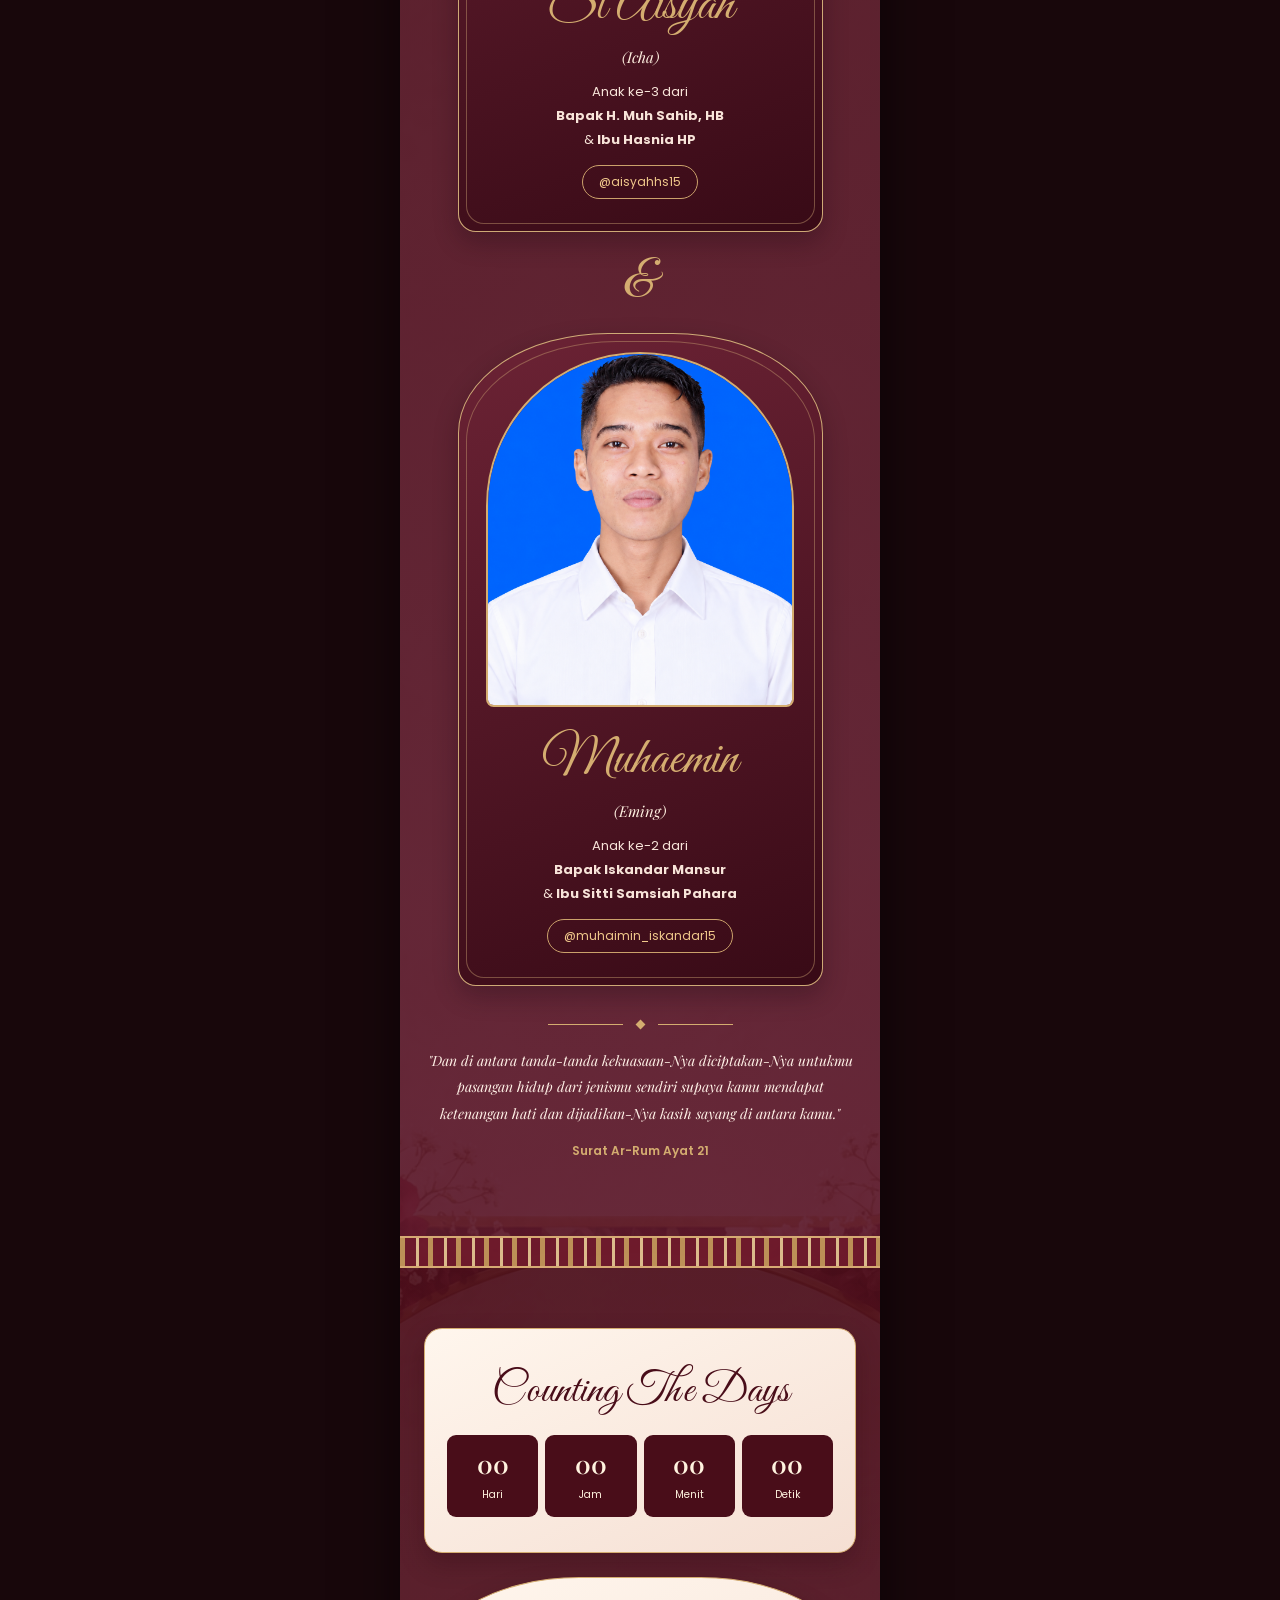
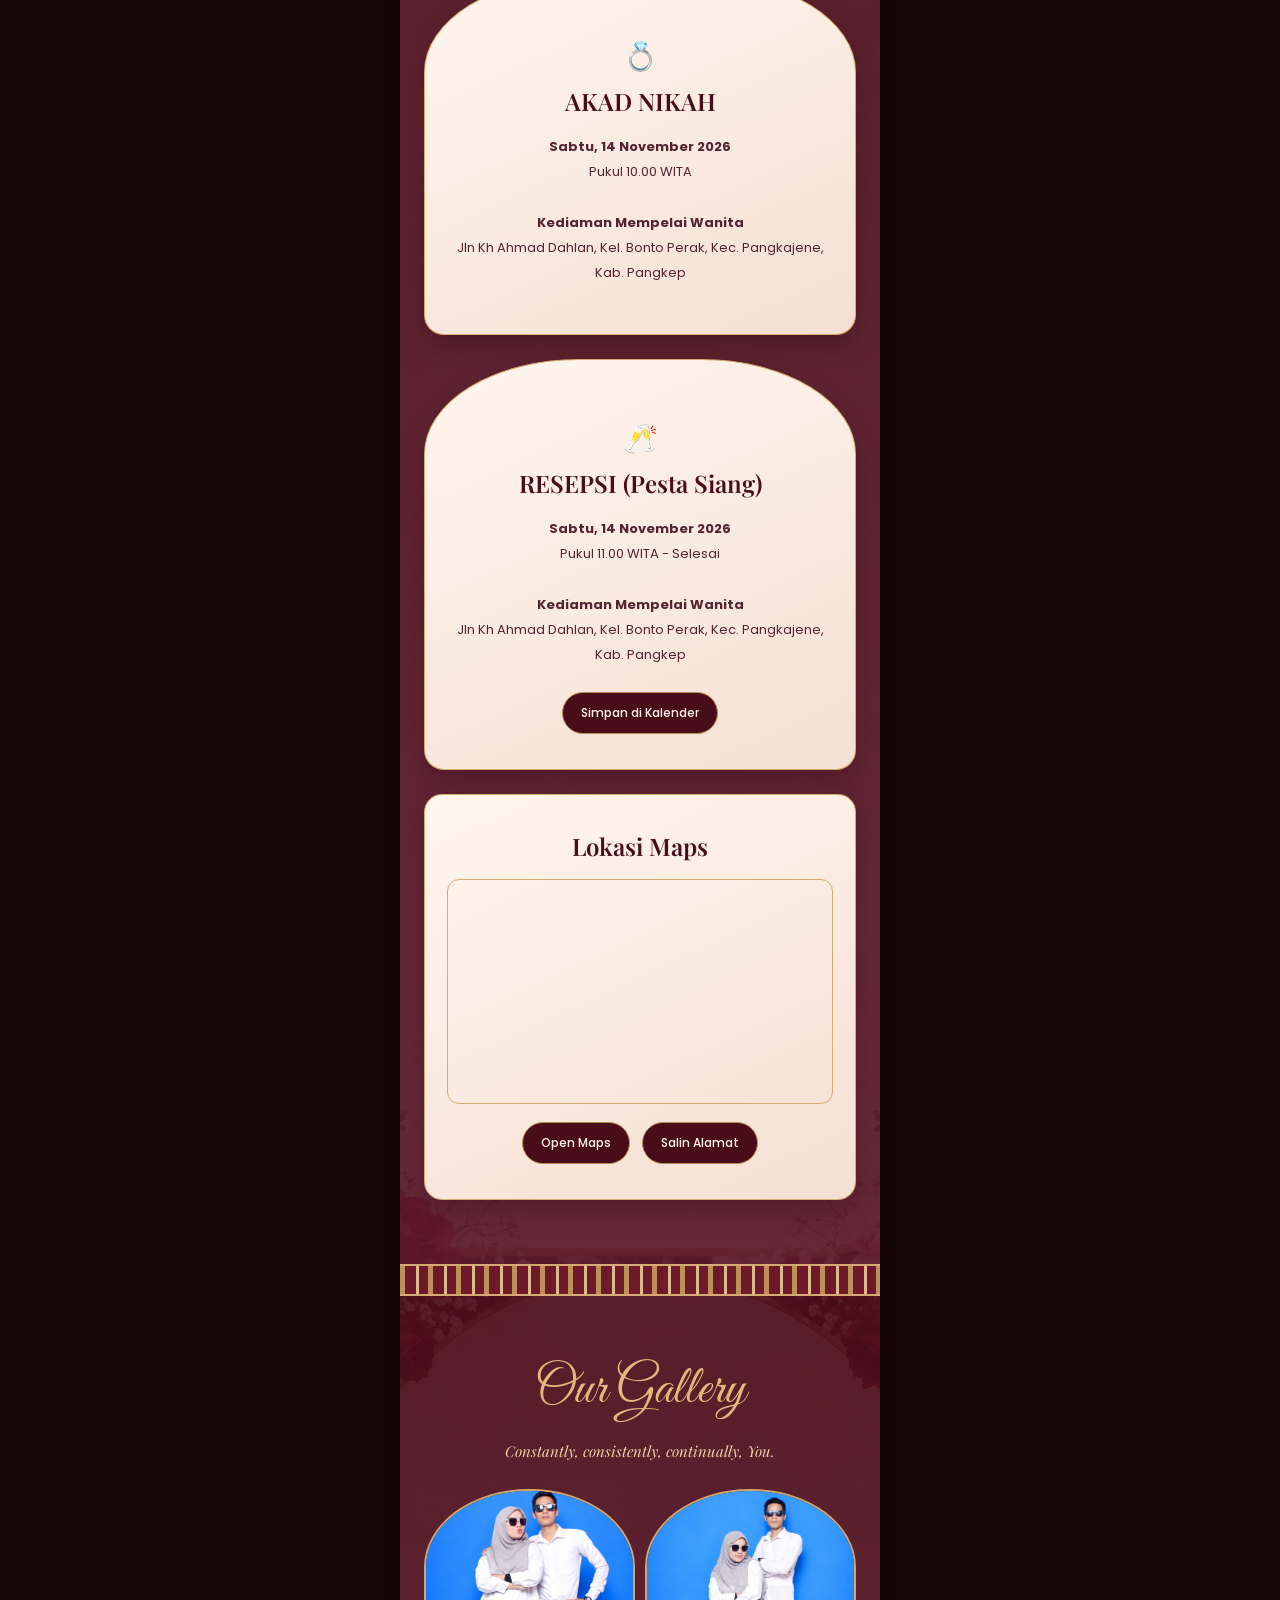
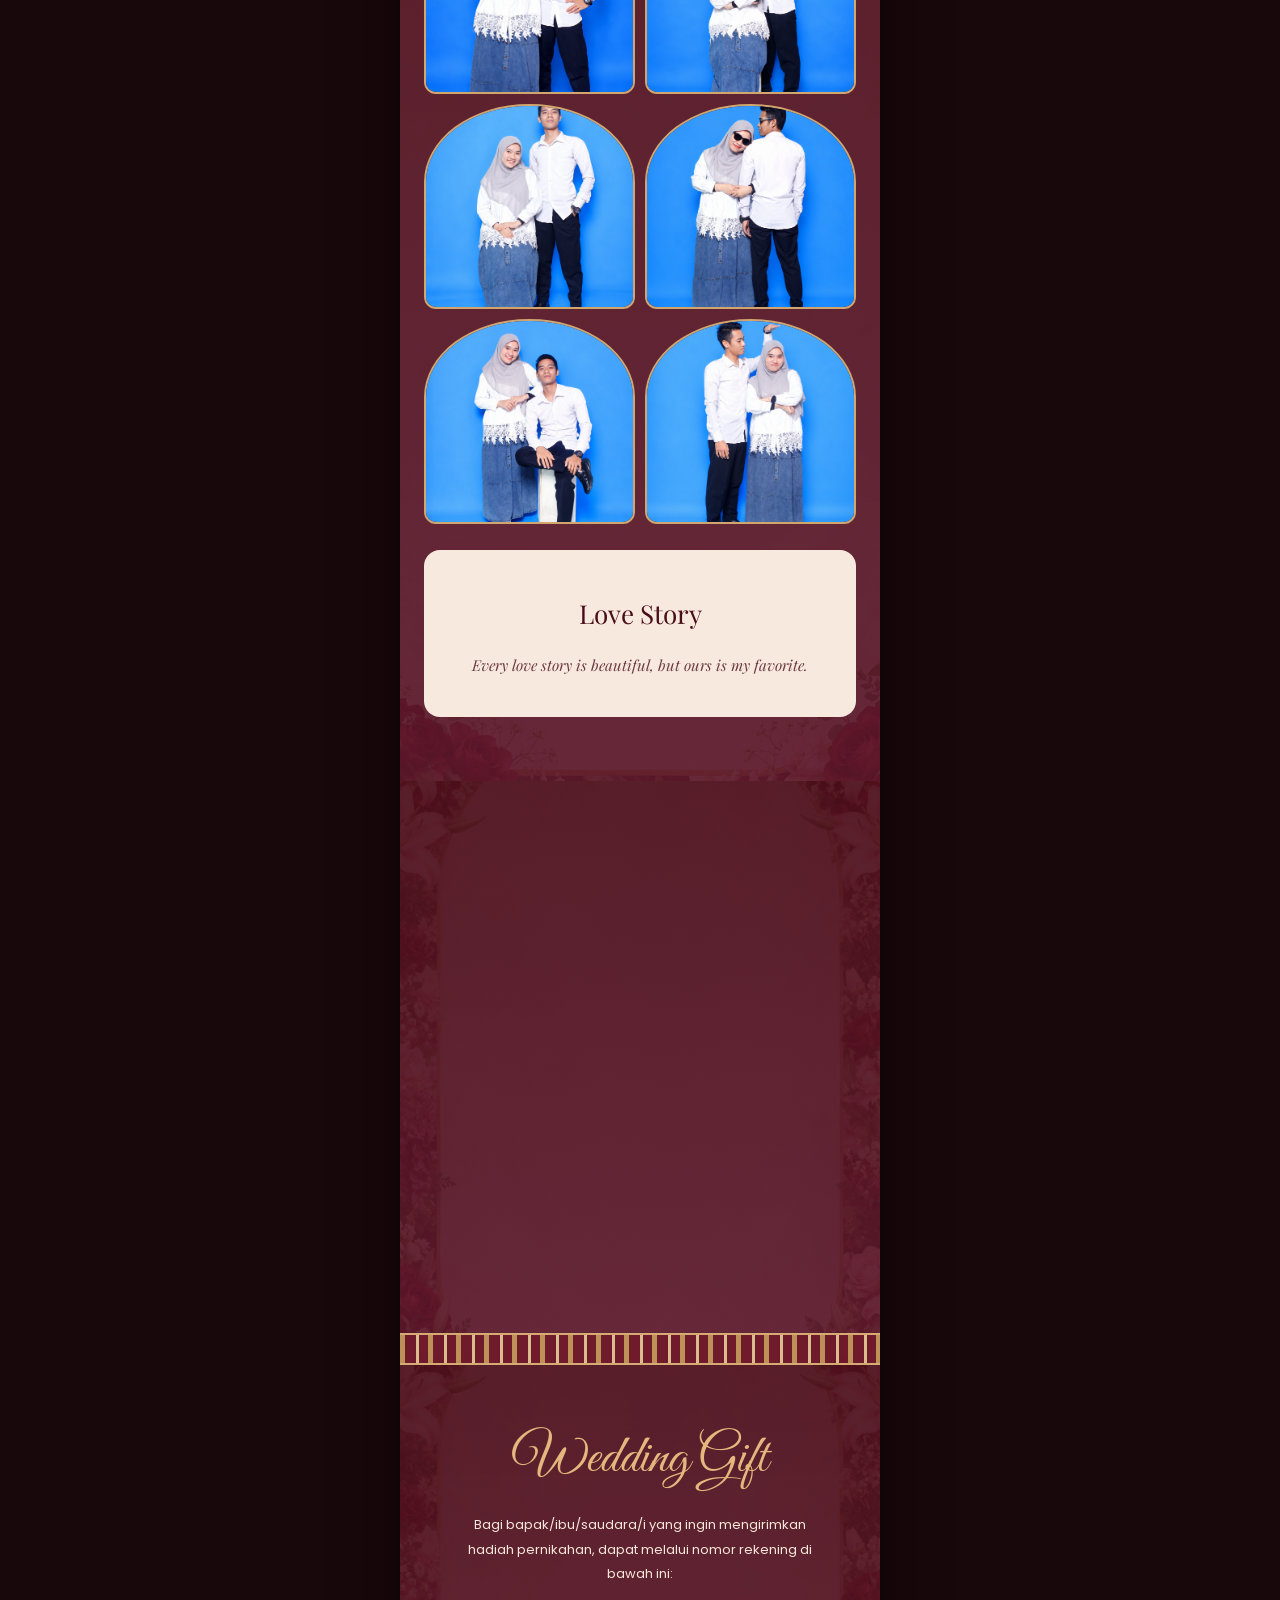
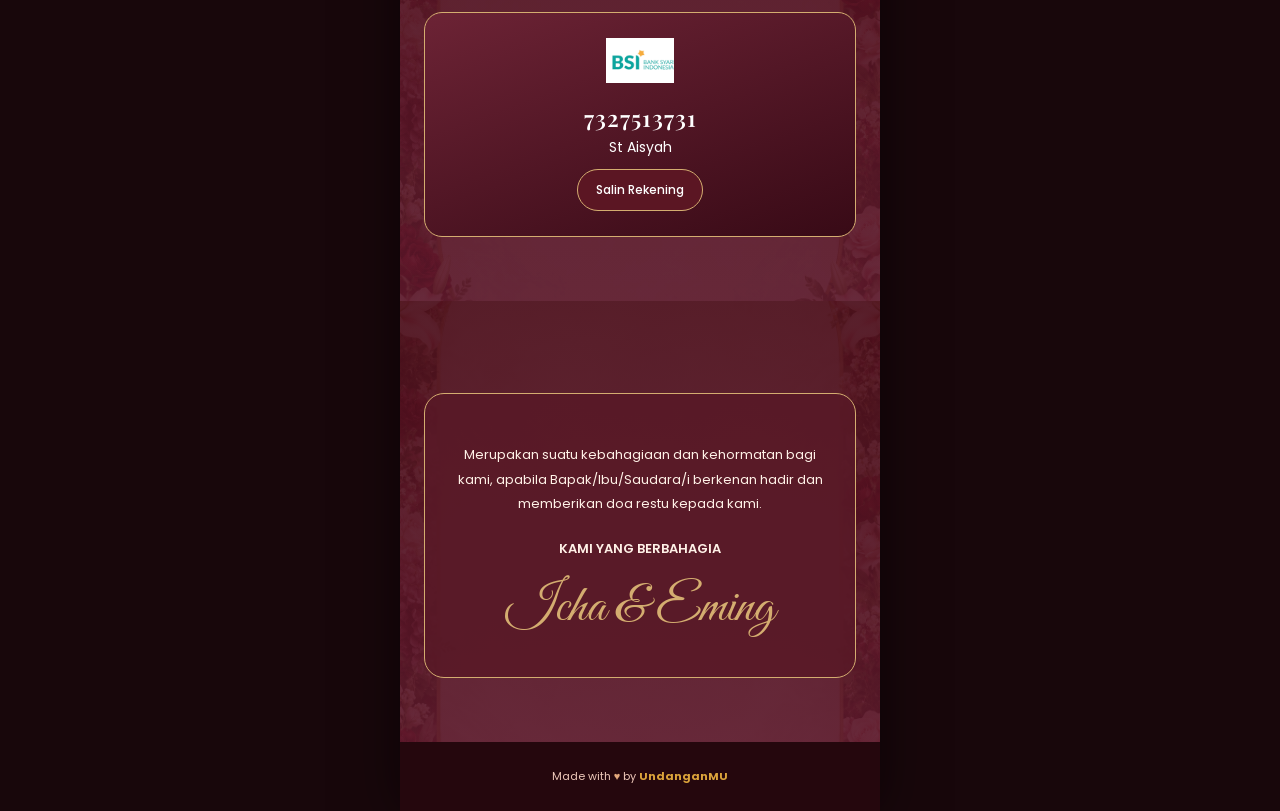
<file: invitation.html>
<!DOCTYPE html>

<html lang="id">
<head>
<meta charset="utf-8"/>
<meta content="width=device-width, initial-scale=1.0" name="viewport"/>
<title>Undangan Pernikahan - Icha &amp; Eming</title>
<link href="./css/invitation.css" rel="stylesheet"/>
<meta content="#490c16" name="theme-color"/></head>
<body>
<!-- Preloader -->
<div id="preloader">
<div class="preloader-content">
<div class="preloader-initials">I &amp; E</div>
<div class="preloader-line"></div>
</div>
</div>
<div class="container invitation-shell"><section aria-label="Pembuka undangan" class="opening-scene"><div aria-hidden="true" class="traditional-band"></div><div aria-hidden="true" class="mountain-scene"><span class="mountain mountain-back"></span><span class="mountain mountain-front"></span></div><div class="opening-content"><p class="scene-label">The Wedding Of</p><h1>Icha <span>&amp;</span> Eming</h1><p class="scene-date">SABTU, 14 NOVEMBER 2026</p><a aria-label="Lihat informasi pasangan" class="scene-scroll" href="#couple">⌄</a></div><img alt="Ilustrasi rumah adat Bugis" class="scene-house" src="./assets/Ornate Bugis Stilt House Isolated.png"/></section>
<section class="main-invitation text-box" id="couple">
<div class="cultural-badge anim-pop" style="animation-delay: 0.2s">
<span class="diamond"></span>
<span class="badge-text">THE WEDDING OF</span>
<span class="diamond"></span>
</div>
<p class="greeting anim-pop" style="animation-delay: 0.4s">Assalamualaikum Warohmatullahi Wabarakatuh</p>
<p class="invitation-text anim-pop" style="animation-delay: 0.6s">
          Dengan memohon rahmat dan ridho Allah SWT, kami bermaksud mengundang Bapak/Ibu/Saudara/i untuk menghadiri acara pernikahan putra-putri kami:
        </p>
<!-- Profil Pengantin -->
<div class="profile-cards">
<!-- Mempelai Wanita -->
<div class="profile-card arch-photo-card anim-pop heritage-profile" style="animation-delay: 0.8s">
<div class="photo-wrapper">
<img alt="Icha" loading="lazy" src="./assets/icha.PNG"/>
</div>
<h2 class="name gold">St Aisyah</h2>
<p class="nickname">(Icha)</p>
<p class="desc">
              Anak ke-3 dari<br/>
<strong>Bapak H. Muh Sahib, HB</strong><br/>
              &amp; <strong>Ibu Hasnia HP</strong>
</p>
<div class="instagram-tag">@aisyahhs15</div>
</div>
<div class="and-symbol anim-pop" style="animation-delay: 1s">&amp;</div>
<!-- Mempelai Pria -->
<div class="profile-card arch-photo-card anim-pop heritage-profile" style="animation-delay: 1.2s">
<div class="photo-wrapper">
<img alt="Eming" loading="lazy" src="./assets/eming.PNG"/>
</div>
<h2 class="name gold">Muhaemin</h2>
<p class="nickname">(Eming)</p>
<p class="desc">
              Anak ke-2 dari<br/>
<strong>Bapak Iskandar Mansur</strong><br/>
              &amp; <strong>Ibu Sitti Samsiah Pahara</strong>
</p>
<div class="instagram-tag">@muhaimin_iskandar15</div>
</div>
</div>
<div class="divider-container anim-pop" style="animation-delay: 1.4s">
<div class="gold-line"></div>
<span class="diamond-large"></span>
<div class="gold-line"></div>
</div>
<p class="quote anim-pop" style="animation-delay: 1.6s">
          "Dan di antara tanda-tanda kekuasaan-Nya diciptakan-Nya untukmu pasangan hidup dari jenismu sendiri supaya kamu mendapat ketenangan hati dan dijadikan-Nya kasih sayang di antara kamu."
        </p>
<p class="surah anim-pop" style="animation-delay: 1.8s">Surat Ar-Rum Ayat 21</p>
</section>
<!-- Menuju Hari Bahagia -->
<section class="events-section">
<div class="section-card anim-pop" style="animation-delay: 0.2s">
<h2 class="heading">Counting The Days</h2>
<div class="countdown">
<div><span id="days">00</span><small>Hari</small></div>
<div><span id="hours">00</span><small>Jam</small></div>
<div><span id="minutes">00</span><small>Menit</small></div>
<div><span id="seconds">00</span><small>Detik</small></div>
</div>
</div>
<!-- Akad & Resepsi -->
<div class="section-card arch-event-card anim-pop" style="animation-delay: 0.4s">
<div class="event-icon">💍</div>
<h2 class="heading">AKAD NIKAH</h2>
<p class="event-detail">
<strong>Sabtu, 14 November 2026</strong><br/>
            Pukul 10.00 WITA<br/><br/>
<strong>Kediaman Mempelai Wanita</strong><br/>
            Jln Kh Ahmad Dahlan, Kel. Bonto Perak, Kec. Pangkajene, Kab. Pangkep
          </p>
</div>
<div class="section-card arch-event-card anim-pop" style="animation-delay: 0.6s">
<div class="event-icon">🥂</div>
<h2 class="heading">RESEPSI (Pesta Siang)</h2>
<p class="event-detail">
<strong>Sabtu, 14 November 2026</strong><br/>
            Pukul 11.00 WITA - Selesai<br/><br/>
<strong>Kediaman Mempelai Wanita</strong><br/>
            Jln Kh Ahmad Dahlan, Kel. Bonto Perak, Kec. Pangkajene, Kab. Pangkep
          </p>
<a class="calendar-button" href="https://calendar.google.com/calendar/render?action=TEMPLATE&amp;text=Pernikahan%20Icha%20%26%20Eming&amp;dates=20261114T020000Z%2F20261114T060000Z&amp;details=Menghadiri%20acara%20Pernikahan%20Icha%20%26%20Eming&amp;location=Jln%20Kh%20Ahmad%20Dahlan%2C%20Kel.%20Bonto%20Perak%2C%20Kec.%20Pangkajene%2C%20Kab.%20Pangkep" rel="noopener noreferrer" target="_blank">Simpan di Kalender</a>
</div>
<div class="section-card anim-pop" style="animation-delay: 0.8s">
<h2 class="heading">Lokasi Maps</h2>
<iframe allowfullscreen="" class="map" loading="lazy" src="https://maps.google.com/maps?q=Jalan%20KH%20Ahmad%20Dahlan%20Pangkajene&amp;t=&amp;z=15&amp;ie=UTF8&amp;iwloc=&amp;output=embed"></iframe>
<a class="map-button" href="https://www.google.com/maps/search/?api=1&amp;query=Jln+KH+Ahmad+Dahlan+Bonto+Perak+Pangkajene+Pangkep" rel="noopener noreferrer" target="_blank">Open Maps</a>
<button class="copy-address-button" id="copyAddress">Salin Alamat</button>
</div>
</section>
<!-- Love Story & Gallery -->
<section class="love-story-section">
<h1 class="moment-heading anim-pop">Our Gallery</h1>
<p class="story-quote anim-pop" style="margin-bottom: 20px;">Constantly, consistently, continually, You.</p>
<div class="story-grid anim-pop" style="animation-delay: 0.2s">
<div class="story-img"><img alt="Story 1" loading="lazy" src="./assets/gal1.PNG"/></div>
<div class="story-img"><img alt="Story 2" loading="lazy" src="./assets/gal2.PNG"/></div>
<div class="story-img"><img alt="Story 3" loading="lazy" src="./assets/gal3.PNG"/></div>
<div class="story-img"><img alt="Story 4" loading="lazy" src="./assets/gal4.PNG"/></div>
<div class="story-img"><img alt="Story 4" loading="lazy" src="./assets/gal5.PNG"/></div>
<div class="story-img"><img alt="Story 4" loading="lazy" src="./assets/gal6.PNG"/></div>
</div>
<div class="story-text-card anim-pop" style="animation-delay: 0.4s">
<h2 class="heading-story">Love Story</h2>
<p class="story-quote">Every love story is beautiful, but ours is my favorite.</p>
</div>
</section>
<!-- RSVP -->
<section class="rsvp-section card-wrapper">
<div class="section-card anim-pop">
<h2 class="rsvp-heading">Best Wishes</h2>
<form id="rsvpForm">
<input id="name" placeholder="Nama Tamu" required="" type="text"/>
<textarea id="message" placeholder="Tulis ucapan..." required=""></textarea>
<button type="submit">Kirim Ucapan</button>
</form><div aria-live="polite" class="wishes-list" id="wishesList"></div>
</div>
</section>
<!-- Wedding Gift -->
<section class="gift-section">
<h2 class="gift-heading anim-pop" style="animation-delay: 0.2s">Wedding Gift</h2>
<p class="invitation-text anim-pop" style="margin-bottom: 25px;">Bagi bapak/ibu/saudara/i yang ingin mengirimkan hadiah pernikahan, dapat melalui nomor rekening di bawah ini:</p>
<div class="gift-list">
<div class="gift-item anim-pop" style="animation-delay: 0.4s">
<img alt="BSI" class="bank-logo" loading="lazy" src="./assets/bsi.png">
<div class="bank-info">
<p class="account-number" id="rek1">7327513731</p>
<p class="bank-name">St Aisyah</p>
<button onclick="copyRekening('rek1')">Salin Rekening</button>
</div>
</img></div>
</div>
</section>
<!-- Closing -->
<div class="closing-wrapper">
<div class="closing-card anim-pop">
<p>Merupakan suatu kebahagiaan dan kehormatan bagi kami, apabila Bapak/Ibu/Saudara/i berkenan hadir dan memberikan doa restu kepada kami.</p>
<p style="margin-top:20px; font-weight: 600;">KAMI YANG BERBAHAGIA</p>
<div class="closing-names">
<span class="gold-text">Icha &amp; Eming</span>
</div>
</div>
</div>
<footer class="site-footer">
<p>Made with <span class="love">♥</span> by <strong style="color:#dca43b;">UndanganMU</strong></p>
</footer>
</div>
<audio id="bgMusic" loop="">
<source src="assets/audio.mp3" type="audio/mpeg"/>
</audio>
<button aria-label="Aktifkan atau nonaktifkan musik" id="soundToggle" type="button">🔊</button>


<script defer="" src="./invitation.js"></script></body>
</html>
</file>
<file: css/style.css>
@import url('https://fonts.googleapis.com/css2?family=Great+Vibes&family=Playfair+Display:wght@400;500;600&family=Poppins:wght@400;500;600&display=swap');

/* =====================================
   1. WARNA DAN PENGATURAN DASAR
===================================== */

:root {
  --burgundy: #52151c;
  --burgundy-dark: #310a12;
  --burgundy-light: #722735;
  --gold: #bf9253;
  --cream: #f7e8e3;
  --text-dark: #431a20;
}

*,
*::before,
*::after {
  box-sizing: border-box;
}

html {
  margin: 0;
  padding: 0;
  scroll-behavior: smooth;
}

body {
  margin: 0;
  padding: 0;
  min-height: 100vh;
  overflow-x: hidden;

  background: var(--burgundy-dark);
  font-family: 'Poppins', sans-serif;
  -webkit-font-smoothing: antialiased;
}

button {
  font: inherit;
  -webkit-tap-highlight-color: transparent;
}

img {
  display: block;
  max-width: 100%;
}

/* =====================================
   2. CONTAINER UTAMA
===================================== */

.container {
  width: 100%;
  max-width: 1440px;
  min-height: 100vh;
  margin: 0 auto;
  overflow: hidden;

  background: var(--cream);
  box-shadow: 0 0 40px rgba(0,0,0,0.25);
}

.hero {
  position: relative;
  display: flex;
  flex-direction: column;
  min-height: 100vh;
  min-height: 100svh;
}

/* =====================================
   3. PANEL FOTO
===================================== */

.hero-photo-panel {
  position: relative;
  isolation: isolate;

  width: 100%;
  height: clamp(430px, 62svh, 650px);
  flex-shrink: 0;

  background: var(--cream);
  overflow: hidden;
}

/* Background bunga */
.flower-background {
  position: absolute;
  inset: 0;
  z-index: 0;

  background-image:
    url('../assets/Romantic Floral Archway Border.png');

  background-size: 100% 100%;
  background-repeat: no-repeat;
  background-position: center;

  pointer-events: none;
}

/* =====================================
   4. JUDUL MOBILE
===================================== */

.mobile-heading {
  position: absolute;
  top: 10%;
  left: 5%;
  width: 90%;
  z-index: 5;
  text-align: center;
}

.the-wedding {
  margin: 0 0 5px;

  font-family: 'Playfair Display', serif;
  font-size: 12px;
  font-weight: 400;
  letter-spacing: 2px;
  color: var(--text-dark);
}

.title {
  margin: 0;

  font-family: 'Great Vibes', cursive;
  font-size: clamp(40px, 10.5vw, 58px);
  font-weight: 400;
  line-height: 1.2;
  white-space: nowrap;

  color: var(--burgundy);
}

.and-symbol {
  color: #873f46;
  font-size: 0.8em;
  margin: 0 3px;
}

/* =====================================
   5. FOTO PASANGAN BESAR
===================================== */

.cover-photo {
  position: absolute;

  bottom: 1%;
  left: 50%;
  transform: translateX(-50%);

  width: 92%;
  height: 72%;

  z-index: 3;

  display: flex;
  align-items: flex-end;
  justify-content: center;

  border: none;
  border-radius: 0;
  background: transparent;
  box-shadow: none;

  overflow: visible;
  pointer-events: none;
}

.cover-photo img {
  display: block;
  width: 100%;
  height: 100%;

  object-fit: contain;
  object-position: center bottom;

  border: none;
  border-radius: 0;
  background: transparent;

  filter: drop-shadow(
    0 8px 10px rgba(70,25,34,0.12)
  );
}

/* =====================================
   6. ORNAMEN RUMAH ADAT BUGIS
===================================== */

.bugis-house {
  position: absolute;

  bottom: -2%;
  left: 50%;
  transform: translateX(-50%);

  width: 85%;
  height: 18%;

  object-fit: contain;
  object-position: center bottom;

  z-index: 2;
  pointer-events: none;

  filter:
    saturate(0.88)
    brightness(0.96);
}

/* =====================================
   7. PANEL INFORMASI
===================================== */

.hero-info-panel {
  position: relative;

  width: 100%;
  flex: 1;

  display: flex;
  flex-direction: column;
  align-items: center;
  justify-content: center;

  min-height: 335px;
  padding: 32px 24px 38px;

  text-align: center;

  background:
    radial-gradient(
      ellipse at top,
      #772e3d 0%,
      #52151c 52%,
      #310a12 100%
    );

  color: #fff6ef;
}

/* Garis gold di atas panel */
.hero-info-panel::before {
  content: "";
  position: absolute;
  top: 0;
  left: 0;
  right: 0;

  height: 2px;
  background: var(--gold);
}

/* Ornamen kecil */
.info-decoration {
  display: flex;
  align-items: center;
  justify-content: center;
  gap: 12px;

  margin-bottom: 15px;
  color: var(--gold);
}

.info-decoration > span:not(.ornament-center) {
  display: block;
  width: 45px;
  height: 1px;
  background: var(--gold);
  opacity: 0.7;
}

.ornament-center {
  font-size: 17px;
}

/* Judul desktop disembunyikan di HP */
.desktop-heading {
  display: none;
}

/* =====================================
   8. TANGGAL ACARA
===================================== */

.wedding-date {
  margin: 0 0 10px;
}

.date-label {
  margin: 0 0 7px;

  font-family: 'Great Vibes', cursive;
  font-size: 31px;
  font-weight: 400;

  color: #e8c08e;
}

.date-value {
  margin: 0;

  font-family: 'Playfair Display', serif;
  font-size: 15px;
  font-weight: 600;

  color: #fff6ef;
}

.gold-divider {
  display: flex;
  justify-content: center;
  align-items: center;

  width: 100%;
  margin: 17px auto 14px;

  color: var(--gold);
  font-size: 13px;
}

.gold-divider::before,
.gold-divider::after {
  content: "";
  display: block;
  width: 60px;
  height: 1px;
  margin: 0 12px;

  background: linear-gradient(
    to right,
    transparent,
    var(--gold)
  );
}

.gold-divider::after {
  transform: rotate(180deg);
}

/* =====================================
   9. INFORMASI TAMU
===================================== */

.invitation-box {
  width: 100%;
  max-width: 430px;
  text-align: center;
}

.to {
  margin: 0 0 12px;

  font-family: 'Playfair Display', serif;
  font-size: 14px;
  font-weight: 400;
  line-height: 1.7;

  color: #ffeadf;
}

.guest-name-box {
  display: flex;
  align-items: center;
  justify-content: center;

  width: 100%;
  min-height: 45px;
  padding: 8px 12px;

  border: 1px solid rgba(191,146,83,0.75);
  border-radius: 12px;

  background: rgba(255,241,231,0.09);
}

.name {
  margin: 0;

  font-family: 'Playfair Display', serif;
  font-size: clamp(18px, 4.8vw, 24px);
  font-weight: 600;
  line-height: 1.4;

  color: #fff4e9;
  overflow-wrap: anywhere;
}

/* =====================================
   10. TOMBOL BUKA UNDANGAN
===================================== */

#openBtn {
  display: inline-flex;
  justify-content: center;
  align-items: center;
  gap: 10px;

  min-height: 48px;
  margin-top: 23px;
  padding: 12px 27px;

  border: 1.5px solid #dfb574;
  border-radius: 999px;

  background: linear-gradient(
    135deg,
    #e6b762,
    #c99a49
  );

  color: #42121c;

  font-family: 'Poppins', sans-serif;
  font-size: 14px;
  font-weight: 600;

  white-space: nowrap;
  cursor: pointer;

  box-shadow: 0 5px 15px rgba(0,0,0,0.2);

  transition:
    background 0.25s ease,
    box-shadow 0.25s ease;
}

#openBtn:hover {
  background: #edc37c;
  box-shadow: 0 7px 18px rgba(0,0,0,0.27);
}

#openBtn:active {
  background: #c99a49;
}

#openBtn svg {
  flex-shrink: 0;
}

.bottom-ornament {
  margin-top: 24px;
  color: #d3a46e;
  font-size: 12px;
  letter-spacing: 5px;
}

/* =====================================
   11. TOMBOL MUSIK
===================================== */

#soundToggle {
  position: fixed;

  bottom: max(16px, env(safe-area-inset-bottom));
  right: 16px;

  z-index: 100;

  width: 46px;
  height: 46px;

  display: flex;
  align-items: center;
  justify-content: center;

  border: 1px solid var(--gold);
  border-radius: 50%;

  background: var(--burgundy);
  color: white;

  font-size: 19px;
  cursor: pointer;

  box-shadow: 0 4px 13px rgba(0,0,0,0.3);
}

/* =====================================
   12. PRELOADER
===================================== */

#preloader {
  position: fixed;
  inset: 0;

  z-index: 999999;

  display: flex;
  align-items: center;
  justify-content: center;

  background: var(--burgundy-dark);

  transition:
    opacity 0.5s ease,
    visibility 0.5s ease;
}

#preloader.fade-out {
  opacity: 0;
  visibility: hidden;
  pointer-events: none;
}

.preloader-content {
  text-align: center;
}

.preloader-initials {
  font-family: 'Great Vibes', cursive;
  font-size: 68px;
  color: var(--gold);
}

.preloader-line {
  width: 80px;
  height: 1px;
  margin: 10px auto;

  background: var(--gold);
}

/* =====================================
   13. ANIMASI RINGAN
===================================== */

@keyframes fadeInSoft {
  from {
    opacity: 0;
  }

  to {
    opacity: 1;
  }
}

.anim-pop {
  animation: fadeInSoft 0.75s ease-out both;
}

.mobile-heading,
.desktop-heading {
  animation-delay: 0.1s;
}

.cover-photo {
  animation-delay: 0.2s;
}

.wedding-date {
  animation-delay: 0.3s;
}

.invitation-box {
  animation-delay: 0.4s;
}

#openBtn {
  animation-delay: 0.5s;
}

/* =====================================
   14. RESPONSIVE HP KECIL
===================================== */

@media (max-width: 390px) {

  .hero-photo-panel {
    height: clamp(400px, 60svh, 560px);
  }

  .mobile-heading {
    top: 9%;
  }

  .title {
    font-size: clamp(35px, 10vw, 43px);
  }

  .cover-photo {
    width: 94%;
    height: 72%;
  }

  .bugis-house {
    width: 90%;
    height: 17%;
  }

  .hero-info-panel {
    padding: 27px 18px 36px;
  }

  .date-value {
    font-size: 13px;
  }

  .to {
    font-size: 13px;
  }

  #openBtn {
    font-size: 13px;
    padding: 11px 22px;
  }

}

/* =====================================
   15. HP LAYAR PENDEK
===================================== */

@media (max-height: 700px)
and (max-width: 767px) {

  .hero-photo-panel {
    height: 420px;
  }

  .mobile-heading {
    top: 8%;
  }

  .cover-photo {
    height: 70%;
  }

  .hero-info-panel {
    min-height: 320px;
  }

}

/* =====================================
   16. TABLET DAN LAPTOP
===================================== */

@media (min-width: 768px) {

  .hero {
    flex-direction: row;
    min-height: 100vh;
    min-height: 100svh;
  }

  /* Foto kiri */
  .hero-photo-panel {
    width: 53%;
    height: auto;

    min-height: 100vh;
    min-height: 100svh;

    flex-shrink: 0;

    border-right: 3px solid var(--gold);
  }

  .flower-background {
    background-size: 100% 100%;
  }

  .mobile-heading {
    display: none;
  }

  .cover-photo {
    width: 90%;
    height: 80%;
    bottom: 5%;
  }

  .bugis-house {
    width: 80%;
    height: 20%;
    bottom: -3%;
  }

  /* Informasi kanan */
  .hero-info-panel {
    width: 47%;
    min-height: 100vh;
    min-height: 100svh;

    padding: 55px 35px;
  }

  .hero-info-panel::before {
    display: none;
  }

  .desktop-heading {
    display: block;
    margin-bottom: 23px;
    width: 100%;
  }

  .desktop-heading .the-wedding {
    color: #e5bb86;
    font-size: 13px;
  }

  .desktop-heading .title {
    color: #fff1e7;
    font-size: clamp(46px, 5vw, 76px);
  }

  .desktop-heading .and-symbol {
    color: #d9ab69;
  }

  .date-label {
    font-size: 38px;
  }

  .date-value {
    font-size: 17px;
  }

  .to {
    font-size: 15px;
  }

  .guest-name-box {
    min-height: 65px;
  }

  .name {
    font-size: 23px;
  }

  #openBtn {
    min-height: 50px;
    padding: 13px 32px;
    font-size: 15px;
  }

  #soundToggle {
    right: max(
      20px,
      calc((100vw - 1440px) / 2 + 20px)
    );
    bottom: 20px;
  }

}

/* =====================================
   17. LAPTOP LAYAR RENDAH
===================================== */

@media (min-width: 768px)
and (max-height: 650px) {

  .hero-info-panel {
    padding: 25px 30px;
  }

  .desktop-heading {
    margin-bottom: 10px;
  }

  .desktop-heading .title {
    font-size: clamp(40px, 4.3vw, 56px);
  }

  .info-decoration {
    margin-bottom: 8px;
  }

  .gold-divider {
    margin: 9px auto;
  }

  .bottom-ornament {
    margin-top: 12px;
  }

  #openBtn {
    margin-top: 14px;
  }

}

/* =====================================
   18. AKSESIBILITAS
===================================== */

button:focus-visible {
  outline: 3px solid #f5d09a;
  outline-offset: 4px;
}

@media (prefers-reduced-motion: reduce) {

  .anim-pop {
    animation: none;
    opacity: 1;
  }

  #preloader,
  #openBtn {
    transition: none;
  }

}
</file>
<file: css/invitation.css>
@import url('https://fonts.googleapis.com/css2?family=Great+Vibes&family=Playfair+Display:wght@400;500;600;700&family=Poppins:wght@300;400;500;600&display=swap');
:root {
  --wine:#490d19;
  --wine2:#6b1a2c;
  --dark:#25070d;
  --cream:#fff1e7;
  --paper:#f8e9df;
  --gold:#d4ad70;
  --ink:#4d1923;
}

* {
  box-sizing:border-box;
}

html {
  scroll-behavior:smooth;
}

body {
  margin:0;
  background:#18070b;
  color:var(--cream);
  font-family:Poppins,sans-serif;
  overflow-x:hidden;
}

button,input,textarea {
  font:inherit;
}

button,a {
  -webkit-tap-highlight-color:transparent;
}

img {
  max-width:100%;
}

.container {
  max-width:480px;
  width:100%;
  margin:auto;
  overflow:hidden;
  background:linear-gradient(180deg,#490d19,#641a2b 33%,#420c18 70%,#29070e);
  box-shadow:0 0 50px #0008;
  position:relative;
  isolation:isolate;
}

.container>section,.closing-wrapper {
  position:relative;
  isolation:isolate;
}

/* Motif dekoratif terinspirasi budaya Bugis (bukan motif historis spesifik) */
.traditional-band {
  height:66px;
  position:absolute;
  left:0;
  right:0;
  top:0;
  z-index:5;
  background:repeating-linear-gradient(90deg,transparent 0 26px,#e4bf82 26px 29px,transparent 29px 53px),linear-gradient(#52101c,#681c2b);
  border-top:7px solid #b98d4e;
  border-bottom:3px solid #d4ad70;
  box-shadow:0 4px 12px #26040a55;
}

.traditional-band:after {
  content:"";
  position:absolute;
  inset:11px 0 10px;
  background:repeating-linear-gradient(90deg,transparent 0 19px,#d8ac6a 19px 27px,transparent 27px 39px);
  clip-path:polygon(0 0,100% 0,100% 65%,97% 100%,94% 65%,91% 100%,88% 65%,85% 100%,82% 65%,79% 100%,76% 65%,73% 100%,70% 65%,67% 100%,64% 65%,61% 100%,58% 65%,55% 100%,52% 65%,49% 100%,46% 65%,43% 100%,40% 65%,37% 100%,34% 65%,31% 100%,28% 65%,25% 100%,22% 65%,19% 100%,16% 65%,13% 100%,10% 65%,7% 100%,4% 65%,1% 100%);
  opacity:.8;
}

.opening-scene {
  min-height:100svh;
  display:flex;
  align-items:center;
  justify-content:center;
  text-align:center;
  background:linear-gradient(#ffeedc 10%,#f7dcc7 70%,#d9aa8f);
  color:var(--ink);
  overflow:hidden;
}

.opening-scene:before {
  content:"";
  inset:0;
  position:absolute;
  background:linear-gradient(transparent 0%,#fff3e999 60%,#5e152b33 100%),url('../assets/Romantic Floral Archway Border.png') center/100% 100% no-repeat;
  opacity:.44;
  z-index:0;
}

.mountain-scene {
  position:absolute;
  inset:8% 0 15%;
  overflow:hidden;
  z-index:0;
  opacity:.55;
}

.mountain {
  position:absolute;
  left:-20%;
  width:140%;
  height:63%;
  bottom:6%;
  clip-path:polygon(0 100%,12% 72%,22% 81%,37% 35%,45% 58%,58% 13%,70% 56%,83% 28%,100% 100%);
  background:linear-gradient(145deg,#d7a7a2,#865061);
}

.mountain-back {
  transform:translateY(-14%) scale(1.12);
  filter:blur(2px);
  opacity:.38;
}

.mountain-front {
  background:linear-gradient(145deg,#b26b7a,#6d2a3e);
  opacity:.55;
  transform:translateY(15%);
}

.opening-content {
  position:relative;
  z-index:2;
  margin:-15vh 20px 0;
  padding:22px 12px;
  background:#fff1e7c9;
  border-radius:48% 48% 12px 12px/17% 17% 12px 12px;
  min-width:70%;
  box-shadow:0 2px 25px #fff6;
}

.scene-label {
  font:12px 'Playfair Display',serif;
  letter-spacing:2px;
  text-transform:uppercase;
}

.opening-content h1 {
  font:clamp(42px,11vw,65px) 'Great Vibes',cursive;
  margin:8px 0 15px;
  color:#591428;
}

.opening-content h1 span {
  color:#a77742;
}

.scene-date {
  font:600 11px Poppins,sans-serif;
  letter-spacing:1.4px;
}

.scene-scroll {
  display:inline-block;
  color:var(--wine);
  font-size:35px;
  text-decoration:none;
  animation:bob 2s infinite;
}

@keyframes bob {
  50% {
    transform:translateY(7px);
  }

}

.scene-house {
  position:absolute;
  bottom:-3%;
  width:93%;
  max-height:32%;
  object-fit:contain;
  object-position:bottom;
  z-index:2;
  filter:drop-shadow(0 8px 8px #3c0d173b);
}

/* All sections share a softly floral editorial composition */
.main-invitation,.events-section,.love-story-section,.rsvp-section,.gift-section,.closing-wrapper {
  padding:92px 24px 64px;
  text-align:center;
}

.main-invitation:before,.events-section:before,.love-story-section:before,.rsvp-section:before,.gift-section:before,.closing-wrapper:before {
  content:"";
  position:absolute;
  inset:0;
  z-index:-1;
  pointer-events:none;
  background:linear-gradient(180deg,#4a0d1aeb,#59172ae9),url('../assets/Romantic Floral Archway Border.png') center/cover;
}

.main-invitation:after,.events-section:after,.love-story-section:after,.gift-section:after {
  content:"";
  position:absolute;
  left:0;
  right:0;
  top:0;
  height:28px;
  background:repeating-linear-gradient(90deg,#c69b5c 0 5px,#711b2d 5px 16px,#e8c995 16px 19px,#711b2d 19px 28px);
  border-top:2px solid #e2b77b;
  border-bottom:2px solid #e2b77b;
  opacity:.92;
}

.cultural-badge {
  display:flex;
  align-items:center;
  justify-content:center;
  gap:10px;
  margin-bottom:22px;
}

.badge-text {
  font:500 13px 'Playfair Display',serif;
  letter-spacing:2px;
  color:var(--gold);
}

.diamond,.diamond-large {
  height:7px;
  width:7px;
  transform:rotate(45deg);
  background:var(--gold);
}

.greeting {
  font:500 15px 'Playfair Display',serif;
  color:var(--gold);
  line-height:1.7;
}

.invitation-text {
  font-size:13px;
  line-height:1.9;
  color:#f9e7db;
  margin:20px auto 28px;
  max-width:370px;
}

.profile-cards {
  display:flex;
  flex-direction:column;
  align-items:center;
  gap:18px;
}

/* KARTU PENGANTIN */
.profile-card {
  width: 100%;
  max-width: 365px;
  padding: 18px 14px 32px;

  background: linear-gradient(
    160deg,
    #6c2335,
    #380a16
  );

  border: 1px solid #ceaa76;
  border-radius:
    150px 150px 18px 18px /
    100px 100px 18px 18px;

  box-shadow: 0 10px 24px #1c05124d;
  position: relative;
  overflow: hidden;
}

.profile-card:before {
  content:"";
  position:absolute;
  inset:7px;
  border:1px solid #c39b6e77;
  border-radius:inherit;
  pointer-events:none;
}

/* BINGKAI FOTO PENGANTIN */
.photo-wrapper {
  width: 92%;
  height: 355px;
  margin: 0 auto 20px;

  position: relative;
  overflow: hidden;

  border: 2px solid var(--gold);
  border-radius: 160px 160px 8px 8px;

  background-color: #761b30;
}

/* FOTO MEMENUHI BINGKAI */
.photo-wrapper img {
  display: block;
  width: 100%;
  height: 100%;

  object-fit: cover;
  object-position: center 25%;
}

.name,.closing-names .gold-text {
  font:clamp(39px,10vw,53px) 'Great Vibes',cursive;
  color:var(--gold);
  margin:8px 0;
}

.nickname {
  font:italic 15px 'Playfair Display',serif;
  margin:0;
  color:#fff0e0;
}

.desc {
  font:13px/1.85 Poppins,sans-serif;
  color:#f8e4d9;
}

.instagram-tag {
  display:inline-block;
  padding:7px 16px;
  border-radius:30px;
  border:1px solid #cba16b;
  color:#f1c98c;
  font-size:12px;
}

.and-symbol {
  font:52px 'Great Vibes',cursive;
  color:var(--gold);
}

.divider-container {
  display:flex;
  align-items:center;
  justify-content:center;
  gap:14px;
  margin:35px auto 20px;
}

.gold-line {
  width:75px;
  height:1px;
  background:var(--gold);
}

.quote {
  font:italic 14px/1.9 'Playfair Display',serif;
  color:#fff0e6;
}

.surah {
  color:var(--gold);
  font:600 12px Poppins,sans-serif;
}

.events-section {
  display:flex;
  flex-direction:column;
  align-items:stretch;
  gap:24px;
  background:#4d111f;
}

.section-card {
  position:relative;
  background:linear-gradient(155deg,#fff6ed,#f5dfd3);
  color:var(--ink);
  border:1px solid var(--gold);
  border-radius:18px;
  padding:35px 22px;
  box-shadow:0 11px 25px #21040b42;
}

.events-section .section-card:nth-child(2),.events-section .section-card:nth-child(3) {
  border-radius:155px 155px 20px 20px/95px 95px 20px 20px;
  padding-top:58px;
}

.heading,.rsvp-heading {
  font:600 24px 'Playfair Display',serif;
  color:var(--wine);
  margin:0 0 17px;
}

.events-section .section-card:first-child .heading {
  font:43px 'Great Vibes',cursive;
}

.event-icon {
  font-size:28px;
  margin-bottom:7px;
}

.event-detail {
  font:13px/1.95 Poppins,sans-serif;
  color:#552431;
}

.countdown {
  display:grid;
  grid-template-columns:repeat(4,minmax(0,1fr));
  gap:7px;
}

.countdown div {
  border-radius:9px;
  background:var(--wine);
  padding:12px 2px;
  color:#fff3df;
}

.countdown span {
  display:block;
  font:600 clamp(18px,5vw,25px) 'Playfair Display',serif;
}

.countdown small {
  font-size:10px;
}

.map {
  width:100%;
  height:225px;
  border:1px solid var(--gold);
  border-radius:12px;
}

.calendar-button,.map-button,.copy-address-button,.gift-item button,#rsvpForm button {
  display:inline-block;
  border:1px solid #b18a50;
  background:var(--wine);
  color:#fff3e7;
  text-decoration:none;
  border-radius:28px;
  padding:11px 18px;
  margin:11px 4px 0;
  font-weight:500;
  font-size:12px;
  cursor:pointer;
  max-width:100%;
}

.love-story-section {
  background:#4b1020;
}

.moment-heading,.gift-heading {
  font:54px 'Great Vibes',cursive;
  color:#e3b77d;
  font-weight:400;
  margin:0 0 10px;
}

.story-quote {
  font:italic 15px/1.6 'Playfair Display',serif;
  color:#f2cfab;
}

.story-grid {
  display:grid;
  grid-template-columns:repeat(2,minmax(0,1fr));
  gap:10px;
  margin:26px 0;
}

.story-img {
  height:205px;
  overflow:hidden;
  border-radius:105px 105px 12px 12px/78px 78px 12px 12px;
  border:2px solid #d0a56e;
  background:#a46e75;
}

.story-img img {
  height:100%;
  width:100%;
  object-fit:cover;
}

.story-text-card {
  background:#f8e9df;
  border-radius:16px;
  padding:25px;
  color:var(--ink);
}

.heading-story {
  font:26px 'Playfair Display',serif;
  color:var(--wine);
}

.story-text-card .story-quote {
  color:#6d3a43;
}

.rsvp-section .section-card {
  border-radius:24px;
}

.rsvp-heading {
  font:45px 'Great Vibes',cursive;
}

.rsvp-section #rsvpForm {
  display:flex;
  flex-direction:column;
  gap:12px;
}

.rsvp-section input,.rsvp-section textarea {
  width:100%;
  border:1px solid #d2b69d;
  border-radius:10px;
  background:#fffdfb;
  color:#43131c;
  padding:13px;
  font-size:13px;
}

.rsvp-section textarea {
  min-height:108px;
  resize:vertical;
}

.wishes-list {
  margin-top:18px;
  display:grid;
  gap:10px;
  text-align:left;
}

.wish {
  background:#fffaf4;
  border-left:3px solid var(--gold);
  padding:12px;
  border-radius:6px;
  color:var(--wine);
  font-size:13px;
}

.wish p {
  margin:5px 0 0;
  overflow-wrap:anywhere;
}

.gift-section {
  background:#4b1020;
}

.gift-item {
  background: linear-gradient(160deg, #6c2335, #380a16);
  color: #ffffff;
  border-radius: 18px;
  border: 1px solid var(--gold);
  padding: 25px 15px;
}

.gift-item button {
  color: #ffffff;
  background: #5b1623;
  border: 1px solid var(--gold);
}

.bank-logo {
  max-width:115px;
  max-height:45px;
  object-fit:contain;
}

.account-number {
  font: 600 23px 'Playfair Display', serif;
  letter-spacing: 1px;
  margin: 12px 0 4px;
  color: #ffffff;
}

.bank-name {
  margin: 0;
  font-size: 14px;
  color: #ffffff;
}

.closing-wrapper {
  background:#3a0a15;
}

.closing-card {
  border:1px solid var(--gold);
  border-radius:20px;
  padding:36px 24px;
  background:#591927dc;
}

.closing-card p {
  font:13px/1.9 Poppins,sans-serif;
}

.site-footer {
  text-align:center;
  background:#25070d;
  padding:15px;
  color:#edc7b8;
  font-size:11px;
}

.site-footer .love {
  color:#e4a87c;
}

#soundToggle {
  position:fixed;
  bottom:19px;
  right:max(16px,calc((100vw - 480px)/2 + 16px));
  z-index:100;
  border-radius:50%;
  width:43px;
  height:43px;
  display:grid;
  place-items:center;
  background:var(--wine);
  color:#fff0df;
  border:1px solid var(--gold);
  box-shadow:0 4px 15px #1d07127a;
  cursor:pointer;
}

#preloader {
  position:fixed;
  inset:0;
  z-index:1000;
  background:#2d0710;
  display:grid;
  place-items:center;
  transition:opacity .6s,visibility .6s;
}

#preloader.fade-out {
  opacity:0;
  visibility:hidden;
  pointer-events:none;
}

.preloader-content {
  text-align:center;
}

.preloader-initials {
  font:68px 'Great Vibes',cursive;
  color:var(--gold);
}

.preloader-line {
  width:80px;
  height:1px;
  background:var(--gold);
  margin:auto;
}

.anim-pop {
  opacity:0;
  transform:translateY(24px);
  transition:opacity .85s ease,transform .85s ease;
}

.anim-pop.show {
  opacity:1;
  transform:translateY(0);
}

@media(max-width:360px) {
  .main-invitation,.events-section,.love-story-section,.rsvp-section,.gift-section,.closing-wrapper {
    padding-left:15px;
    padding-right:15px;
  }

  .photo-wrapper {
    height:230px;
  }

}

@media(prefers-reduced-motion:reduce) {
  *,*:before,*:after {
    scroll-behavior:auto!important;
    animation:none!important;
    transition:none!important;
  }

  .anim-pop {
    opacity:1;
    transform:none;
  }

}

/* =============================================
   PENYEMPURNAAN VISUAL & AKSESIBILITAS
   Diletakkan terakhir agar menimpa aturan lama.
   ============================================= */

/* Jaga teks panjang tidak melewati kartu. */
.profile-card,
.section-card,
.closing-card {
  overflow-wrap: anywhere;
}

/* Fokus keyboard tetap terlihat. */
a:focus-visible,
button:focus-visible,
input:focus-visible,
textarea:focus-visible {
  outline: 3px solid #edc78e;
  outline-offset: 3px;
}

/* Jarak tulisan lebih lega pada layar kecil. */
@media (max-width: 390px) {
  .opening-content {
    min-width: 0;
    width: calc(100% - 40px);
  }

  .opening-content h1 {
    font-size: clamp(39px, 11vw, 54px);
  }

  .profile-card {
    padding-inline: 16px;
  }

  .countdown {
    gap: 5px;
  }
}

/* Perbaikan kartu saat layar HP lebih lebar. */
@media (min-width: 481px) {
  .container {
    min-height: 100vh;
  }
}
/* RESPONSIVE HP */
@media (max-width: 360px) {
  .photo-wrapper {
    width: 94%;
    height: 320px;
  }
}
</file>
